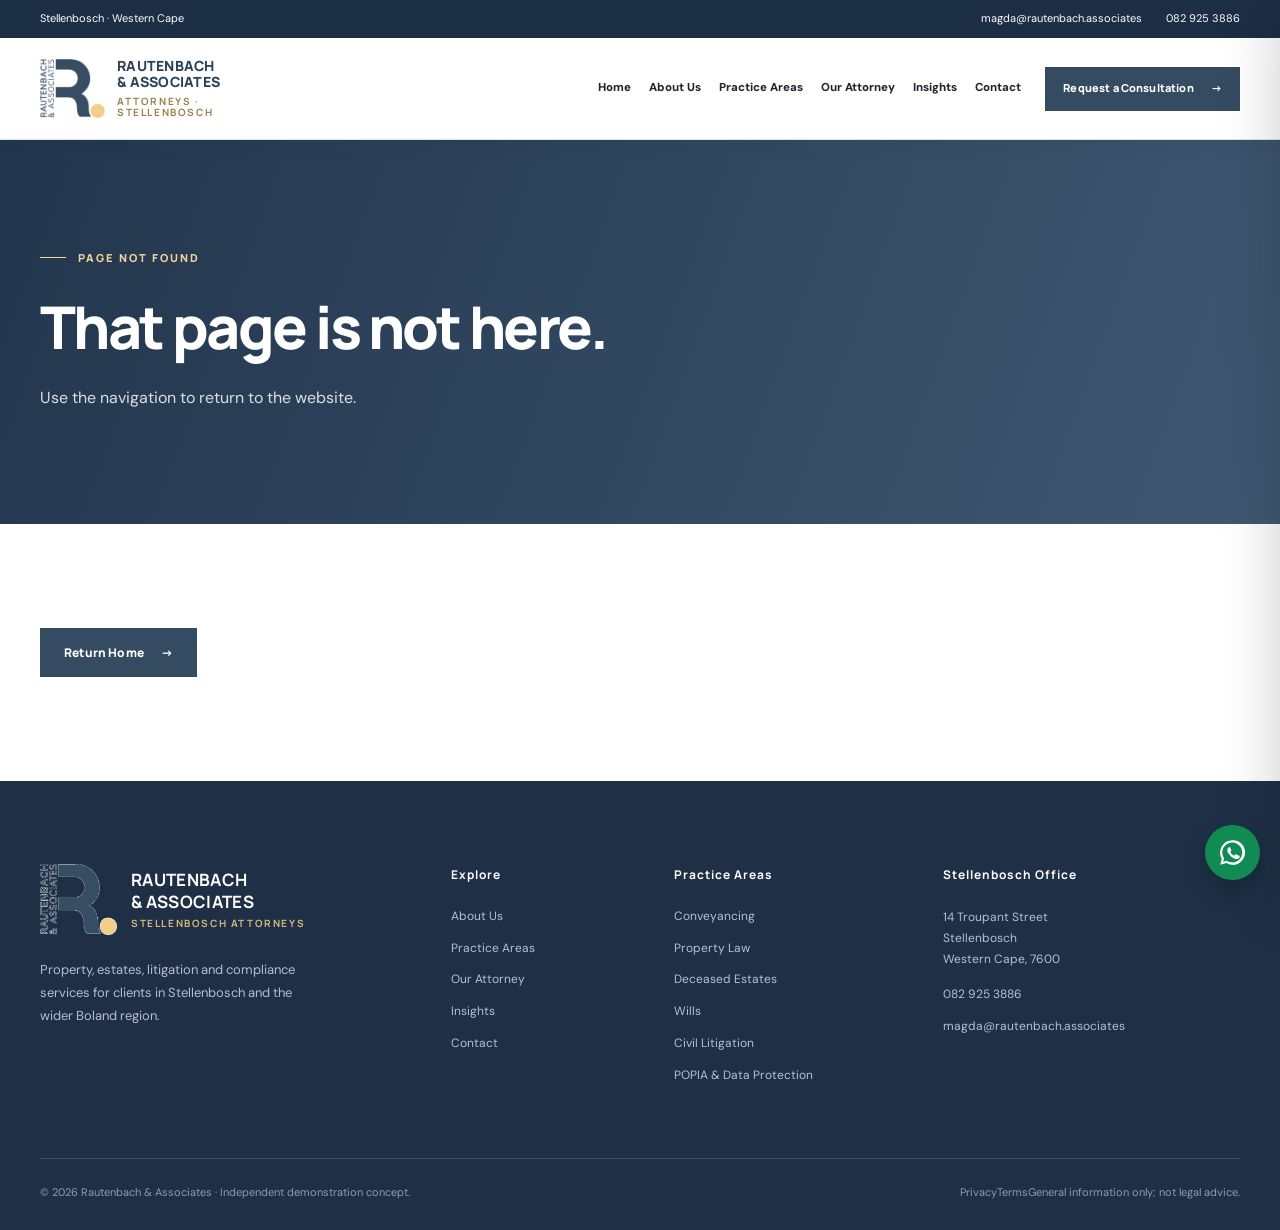
<file: 404/index.html>
<!doctype html><html lang="en-ZA"><head><meta charset="utf-8"><meta name="viewport" content="width=device-width,initial-scale=1"><meta name="theme-color" content="#354b61"><title>Page Not Found | Rautenbach &amp; Associates</title><meta name="description" content="Return to the Rautenbach &amp; Associates website."><meta name="robots" content="noindex,follow,max-image-preview:large"><link rel="canonical" href="https://rautenbach-associates.vercel.app/404/"><meta property="og:type" content="website"><meta property="og:title" content="Page Not Found | Rautenbach &amp; Associates"><meta property="og:description" content="Return to the Rautenbach &amp; Associates website."><meta property="og:url" content="https://rautenbach-associates.vercel.app/404/"><meta property="og:image" content="https://rautenbach-associates.vercel.app/assets/rautenbach-whatsapp-preview.jpg"><meta property="og:image:secure_url" content="https://rautenbach-associates.vercel.app/assets/rautenbach-whatsapp-preview.jpg"><meta property="og:image:type" content="image/jpeg"><meta property="og:image:width" content="1200"><meta property="og:image:height" content="630"><meta property="og:image:alt" content="Rautenbach & Associates firm logo alongside attorney Magda Rautenbach"><meta name="twitter:card" content="summary_large_image"><meta name="twitter:title" content="Page Not Found | Rautenbach &amp; Associates"><meta name="twitter:description" content="Return to the Rautenbach &amp; Associates website."><meta name="twitter:image" content="https://rautenbach-associates.vercel.app/assets/rautenbach-whatsapp-preview.jpg"><link rel="icon" href="/assets/favicon.png" type="image/png"><link rel="preconnect" href="https://fonts.googleapis.com"><link rel="preconnect" href="https://images.pexels.com"><link rel="stylesheet" href="/assets/site.css"><script defer src="/assets/site.js"></script><script type="application/ld+json">{"@context": "https://schema.org", "@type": "LegalService", "name": "Rautenbach & Associates", "url": "https://rautenbach-associates.vercel.app", "telephone": "+27829253886", "email": "magda@rautenbach.associates", "image": "https://rautenbach-associates.vercel.app/assets/rautenbach-whatsapp-preview.jpg", "logo": "https://rautenbach-associates.vercel.app/assets/logo-transparent.png", "address": {"@type": "PostalAddress", "streetAddress": "14 Troupant Street", "addressLocality": "Stellenbosch", "addressRegion": "Western Cape", "postalCode": "7600", "addressCountry": "ZA"}, "areaServed": "Stellenbosch and the wider Boland region"}</script></head><body><a class="skip-link" href="#main">Skip to content</a><div class="topbar"><div class="container topbar-inner"><span class="topbar-address">Stellenbosch · Western Cape</span><div class="topbar-links"><a href="mailto:magda@rautenbach.associates">magda@rautenbach.associates</a><a href="tel:+27829253886">082 925 3886</a></div></div></div><header class="nav-shell"><div class="container nav-inner"><a class="brand brand-lockup" href="/" aria-label="Rautenbach & Associates homepage"><img src="/assets/logo-transparent.png" alt="Rautenbach & Associates logo" width="65" height="65"><span>RAUTENBACH<br>&amp; ASSOCIATES<small>ATTORNEYS · STELLENBOSCH</small></span></a><nav aria-label="Main navigation" class="nav-links"><a class="nav-link "  href="/">Home</a><a class="nav-link "  href="/about/">About Us</a><a class="nav-link "  href="/practice-areas/">Practice Areas</a><a class="nav-link "  href="/our-attorney/">Our Attorney</a><a class="nav-link "  href="/insights/">Insights</a><a class="nav-link "  href="/contact/">Contact</a></nav><a href="/contact/" class="btn btn-gold nav-cta">Request a Consultation <span aria-hidden="true">→</span></a><button class="menu-open" data-mobile-open type="button" aria-controls="mobile-panel" aria-expanded="false" aria-label="Open navigation">☰</button></div></header><div class="mobile-backdrop" id="mobile-backdrop"></div><nav id="mobile-panel" class="mobile-panel" aria-label="Mobile navigation" aria-hidden="true" inert><div class="mobile-head"><a class="brand brand-lockup" href="/" aria-label="Rautenbach & Associates homepage"><img src="/assets/logo-transparent.png" alt="Rautenbach & Associates logo" width="65" height="65"><span>RAUTENBACH<br>&amp; ASSOCIATES<small>ATTORNEYS · STELLENBOSCH</small></span></a><button type="button" data-mobile-close aria-label="Close navigation">✕</button></div><div class="mobile-links"><a href="/" >Home</a><a href="/about/" >About Us</a><a href="/practice-areas/" >Practice Areas</a><a href="/our-attorney/" >Our Attorney</a><a href="/insights/" >Insights</a><a href="/contact/" >Contact</a><a class="btn btn-gold mobile-cta" href="/contact/">Request a Consultation →</a></div></nav><main id="main"><section class="page-hero"><div class="container"><span class="eyebrow eyebrow-light">PAGE NOT FOUND</span><h1>That page is not here.</h1><p>Use the navigation to return to the website.</p></div></section><section class="section"><div class="container"><a class="btn btn-gold" href="/">Return Home <span aria-hidden="true">→</span></a></div></section></main><footer class="site-footer"><div class="container"><div class="footer-grid"><div class="footer-about"><a href="/" class="footer-lockup"><img src="/assets/logo-transparent.png" alt="Rautenbach & Associates logo" width="77" height="77" loading="lazy"><strong>RAUTENBACH<br>&amp; ASSOCIATES<small>STELLENBOSCH ATTORNEYS</small></strong></a><p>Property, estates, litigation and compliance services for clients in Stellenbosch and the wider Boland region.</p></div><div><h3>Explore</h3><div class="footer-links"><a href="/about/">About Us</a><a href="/practice-areas/">Practice Areas</a><a href="/our-attorney/">Our Attorney</a><a href="/insights/">Insights</a><a href="/contact/">Contact</a></div></div><div><h3>Practice Areas</h3><div class="footer-links"><a href="/practice-areas/#conveyancing">Conveyancing</a><a href="/practice-areas/#property">Property Law</a><a href="/practice-areas/#estates">Deceased Estates</a><a href="/practice-areas/#wills">Wills</a><a href="/practice-areas/#litigation">Civil Litigation</a><a href="/practice-areas/#popia">POPIA &amp; Data Protection</a></div></div><div class="footer-location"><h3>Stellenbosch Office</h3><address>14 Troupant Street<br>Stellenbosch<br>Western Cape, 7600</address><div class="footer-links" style="margin-top:15px"><a href="tel:+27829253886">082 925 3886</a><a href="mailto:magda@rautenbach.associates">magda@rautenbach.associates</a></div></div></div><div class="footer-bottom"><span>© 2026 Rautenbach &amp; Associates · Independent demonstration concept.</span><span class="footer-legal"><a href="/privacy/">Privacy</a><a href="/terms/">Terms</a><span>General information only; not legal advice.</span></span></div></div></footer><a class="floating-whatsapp" href="https://wa.me/27829253886?text=Good%20day%2C%20I%20would%20like%20to%20enquire%20about%20legal%20services%20at%20Rautenbach%20%26%20Associates." target="_blank" rel="noopener noreferrer" aria-label="Contact Rautenbach &amp; Associates using the published mobile number on WhatsApp (registration unverified)"><svg viewBox="0 0 32 32" xmlns="http://www.w3.org/2000/svg" role="img" aria-label="WhatsApp"><path fill="currentColor" d="M16 2.4A13.6 13.6 0 0 0 4.2 22.8L2.5 29.5l6.9-1.8A13.6 13.6 0 1 0 16 2.4Zm0 24.6c-2.1 0-4.1-.5-5.9-1.6l-.4-.2-4.1 1.1 1.1-4-.3-.4A11 11 0 1 1 16 27Zm6-8.2c-.3-.2-1.8-.9-2.1-1-.3-.1-.5-.2-.7.2-.2.3-.8 1-1 1.2-.2.2-.3.2-.6.1-.3-.2-1.2-.4-2.3-1.4-.9-.8-1.5-1.8-1.7-2.1-.2-.3 0-.5.2-.7l.5-.6.4-.5c.1-.2.1-.4 0-.6-.1-.2-.7-1.8-1-2.5-.3-.7-.5-.6-.7-.6h-.6c-.2 0-.6.1-.9.4-.3.4-1.2 1.2-1.2 2.9 0 1.7 1.2 3.4 1.4 3.6.2.2 2.4 3.7 5.8 5.1.8.4 1.4.6 1.9.8.8.3 1.6.2 2.2.1.7-.1 1.8-.8 2.1-1.6.3-.8.3-1.5.2-1.6-.1-.2-.3-.3-.6-.4Z"/></svg><span class="whatsapp-tooltip">WhatsApp enquiry</span></a><button class="scroll-top" title="Back to top" type="button" aria-label="Back to top">↑</button></body></html>
</file>
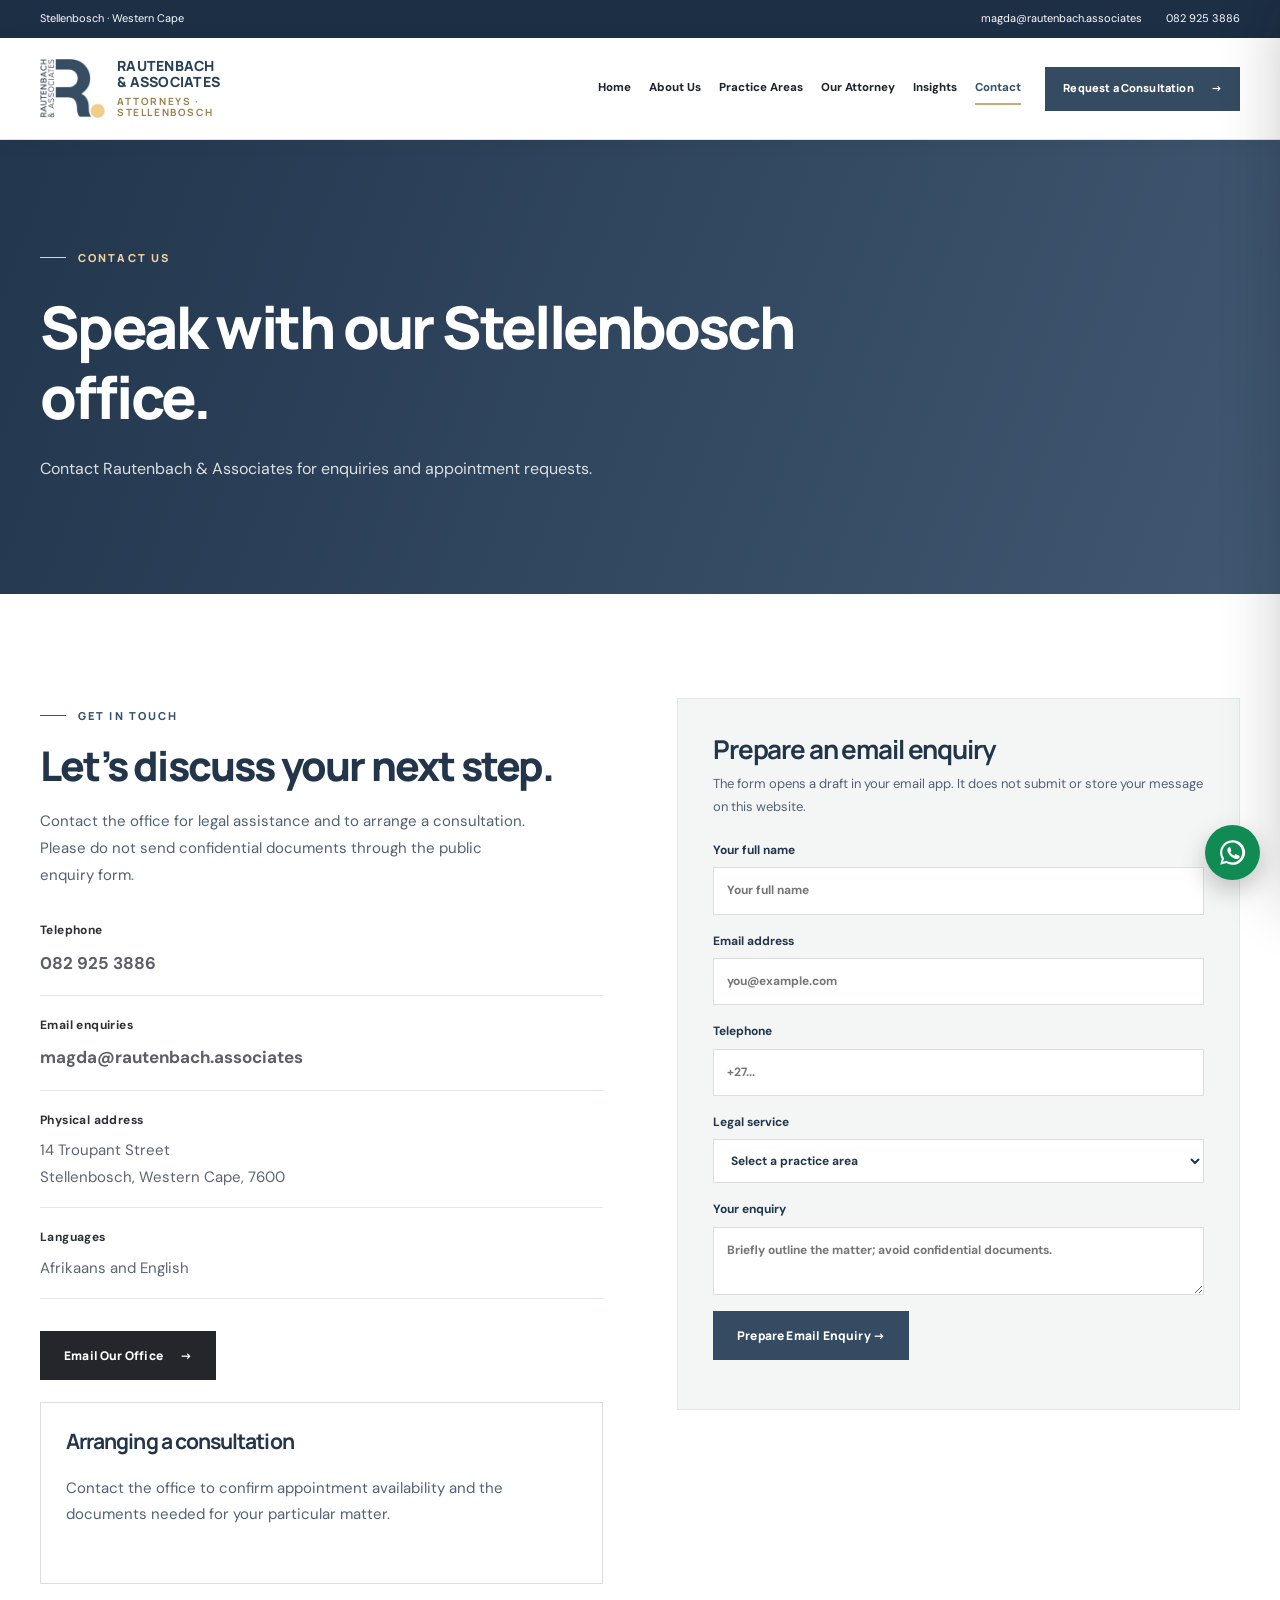
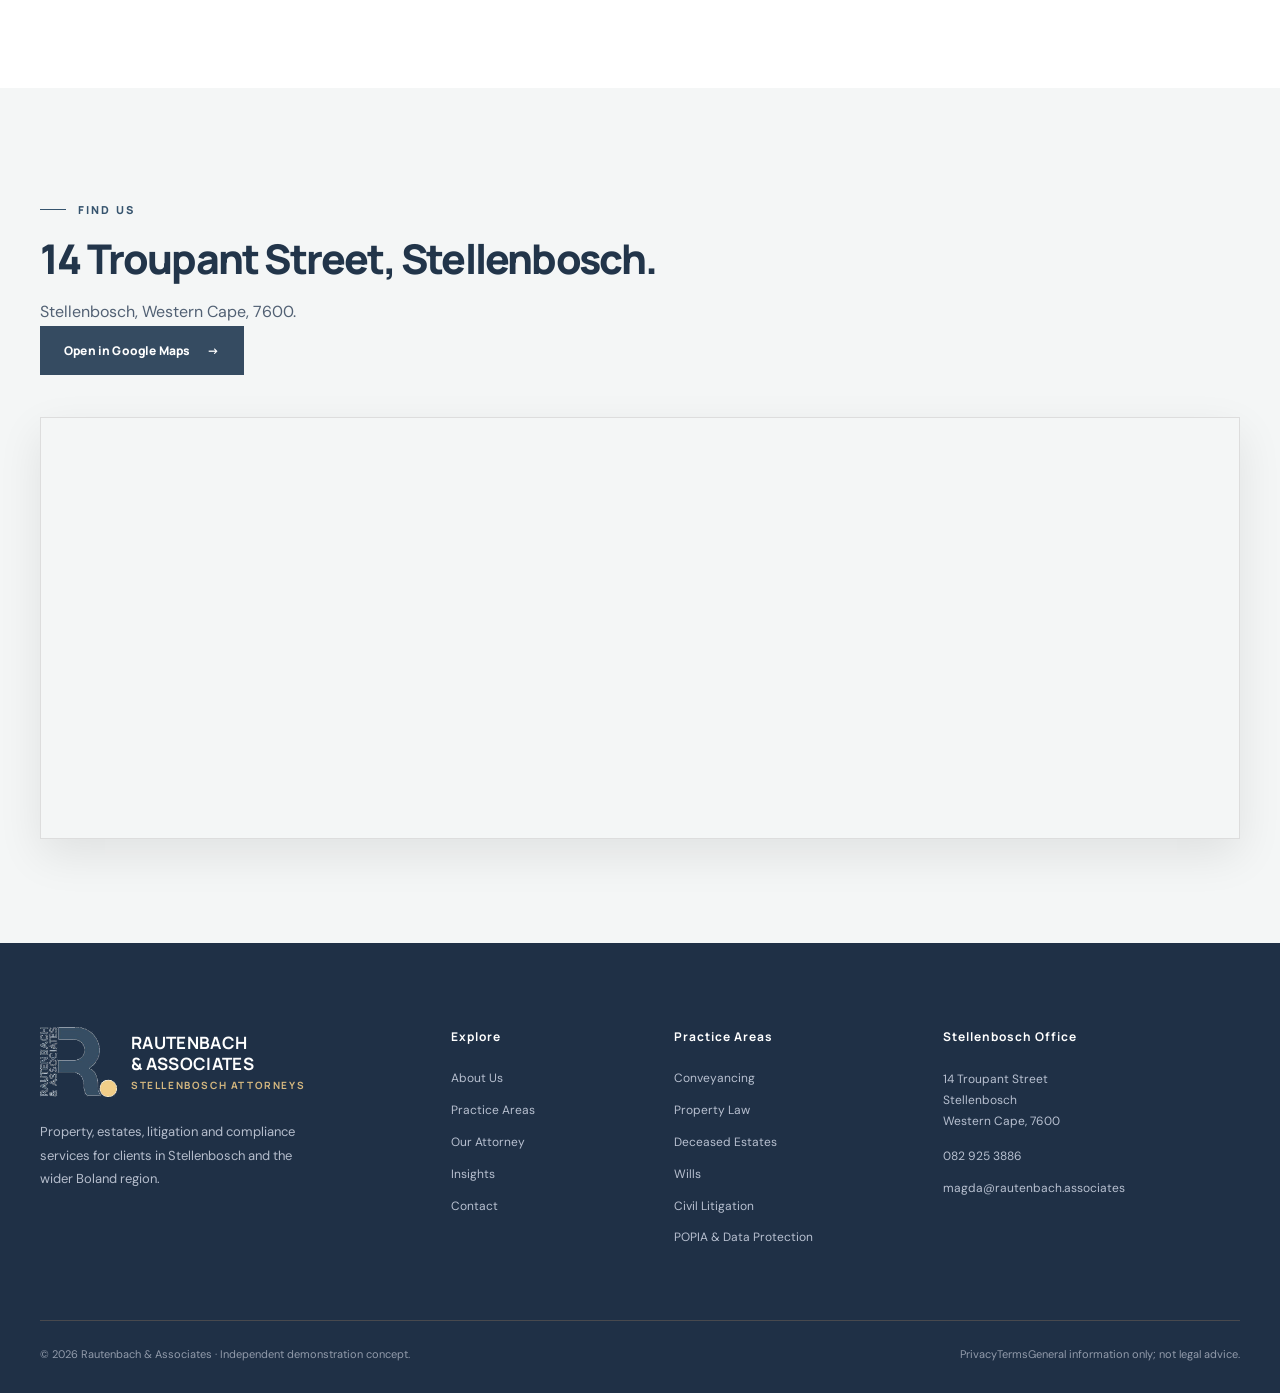
<file: contact/index.html>
<!doctype html><html lang="en-ZA"><head><meta charset="utf-8"><meta name="viewport" content="width=device-width,initial-scale=1"><meta name="theme-color" content="#354b61"><title>Contact Rautenbach &amp; Associates | Stellenbosch</title><meta name="description" content="Call 082 925 3886 or email magda@rautenbach.associates. Visit 14 Troupant Street, Stellenbosch."><meta name="robots" content="noindex,follow,max-image-preview:large"><link rel="canonical" href="https://rautenbach-associates.vercel.app/contact/"><meta property="og:type" content="website"><meta property="og:title" content="Contact Rautenbach &amp; Associates | Stellenbosch"><meta property="og:description" content="Call 082 925 3886 or email magda@rautenbach.associates. Visit 14 Troupant Street, Stellenbosch."><meta property="og:url" content="https://rautenbach-associates.vercel.app/contact/"><meta property="og:image" content="https://rautenbach-associates.vercel.app/assets/rautenbach-whatsapp-preview.jpg"><meta property="og:image:secure_url" content="https://rautenbach-associates.vercel.app/assets/rautenbach-whatsapp-preview.jpg"><meta property="og:image:type" content="image/jpeg"><meta property="og:image:width" content="1200"><meta property="og:image:height" content="630"><meta property="og:image:alt" content="Rautenbach & Associates firm logo alongside attorney Magda Rautenbach"><meta name="twitter:card" content="summary_large_image"><meta name="twitter:title" content="Contact Rautenbach &amp; Associates | Stellenbosch"><meta name="twitter:description" content="Call 082 925 3886 or email magda@rautenbach.associates. Visit 14 Troupant Street, Stellenbosch."><meta name="twitter:image" content="https://rautenbach-associates.vercel.app/assets/rautenbach-whatsapp-preview.jpg"><link rel="icon" href="/assets/favicon.png" type="image/png"><link rel="preconnect" href="https://fonts.googleapis.com"><link rel="preconnect" href="https://images.pexels.com"><link rel="stylesheet" href="/assets/site.css"><script defer src="/assets/site.js"></script><script type="application/ld+json">{"@context": "https://schema.org", "@type": "LegalService", "name": "Rautenbach & Associates", "url": "https://rautenbach-associates.vercel.app", "telephone": "+27829253886", "email": "magda@rautenbach.associates", "image": "https://rautenbach-associates.vercel.app/assets/rautenbach-whatsapp-preview.jpg", "logo": "https://rautenbach-associates.vercel.app/assets/logo-transparent.png", "address": {"@type": "PostalAddress", "streetAddress": "14 Troupant Street", "addressLocality": "Stellenbosch", "addressRegion": "Western Cape", "postalCode": "7600", "addressCountry": "ZA"}, "areaServed": "Stellenbosch and the wider Boland region"}</script></head><body><a class="skip-link" href="#main">Skip to content</a><div class="topbar"><div class="container topbar-inner"><span class="topbar-address">Stellenbosch · Western Cape</span><div class="topbar-links"><a href="mailto:magda@rautenbach.associates">magda@rautenbach.associates</a><a href="tel:+27829253886">082 925 3886</a></div></div></div><header class="nav-shell"><div class="container nav-inner"><a class="brand brand-lockup" href="/" aria-label="Rautenbach & Associates homepage"><img src="/assets/logo-transparent.png" alt="Rautenbach & Associates logo" width="65" height="65"><span>RAUTENBACH<br>&amp; ASSOCIATES<small>ATTORNEYS · STELLENBOSCH</small></span></a><nav aria-label="Main navigation" class="nav-links"><a class="nav-link "  href="/">Home</a><a class="nav-link "  href="/about/">About Us</a><a class="nav-link "  href="/practice-areas/">Practice Areas</a><a class="nav-link "  href="/our-attorney/">Our Attorney</a><a class="nav-link "  href="/insights/">Insights</a><a class="nav-link active" aria-current="page" href="/contact/">Contact</a></nav><a href="/contact/" class="btn btn-gold nav-cta">Request a Consultation <span aria-hidden="true">→</span></a><button class="menu-open" data-mobile-open type="button" aria-controls="mobile-panel" aria-expanded="false" aria-label="Open navigation">☰</button></div></header><div class="mobile-backdrop" id="mobile-backdrop"></div><nav id="mobile-panel" class="mobile-panel" aria-label="Mobile navigation" aria-hidden="true" inert><div class="mobile-head"><a class="brand brand-lockup" href="/" aria-label="Rautenbach & Associates homepage"><img src="/assets/logo-transparent.png" alt="Rautenbach & Associates logo" width="65" height="65"><span>RAUTENBACH<br>&amp; ASSOCIATES<small>ATTORNEYS · STELLENBOSCH</small></span></a><button type="button" data-mobile-close aria-label="Close navigation">✕</button></div><div class="mobile-links"><a href="/" >Home</a><a href="/about/" >About Us</a><a href="/practice-areas/" >Practice Areas</a><a href="/our-attorney/" >Our Attorney</a><a href="/insights/" >Insights</a><a href="/contact/" aria-current="page">Contact</a><a class="btn btn-gold mobile-cta" href="/contact/">Request a Consultation →</a></div></nav><main id="main"><section class="page-hero"><div class="container"><span class="eyebrow eyebrow-light">CONTACT US</span><h1>Speak with our Stellenbosch office.</h1><p>Contact Rautenbach & Associates for enquiries and appointment requests.</p></div></section><section class="section"><div class="container contact-layout"><div class="contact-copy"><span class="eyebrow">GET IN TOUCH</span><h2>Let’s discuss your next step.</h2><p>Contact the office for legal assistance and to arrange a consultation. Please do not send confidential documents through the public enquiry form.</p><div class="contact-details"><div><strong>Telephone</strong><a href="tel:+27829253886">082 925 3886</a></div><div><strong>Email enquiries</strong><a href="mailto:magda@rautenbach.associates">magda@rautenbach.associates</a></div><div><strong>Physical address</strong><span>14 Troupant Street<br>Stellenbosch, Western Cape, 7600</span></div><div><strong>Languages</strong><span>Afrikaans and English</span></div></div><a class="btn btn-navy" href="mailto:magda@rautenbach.associates">Email Our Office <span aria-hidden="true">→</span></a><div class="office-panel"><h3>Arranging a consultation</h3><p>Contact the office to confirm appointment availability and the documents needed for your particular matter.</p></div></div><div class="contact-form-shell"><h3>Prepare an email enquiry</h3><p>The form opens a draft in your email app. It does not submit or store your message on this website.</p><form id="enquiry-form"><label>Your full name<input name="name" autocomplete="name" maxlength="120" placeholder="Your full name" required></label><label>Email address<input type="email" name="email" autocomplete="email" required placeholder="you@example.com"></label><label>Telephone<input type="tel" name="phone" autocomplete="tel" placeholder="+27..."></label><label>Legal service<select name="area" id="area"><option value="">Select a practice area</option><option value="conveyancing">Conveyancing</option><option value="property">Property Law</option><option value="estates">Deceased Estates</option><option value="wills">Wills</option><option value="litigation">Civil Litigation</option><option value="popia">POPIA &amp; Data Protection</option><option value="contracts">Contracts</option><option value="fica">FICA Compliance</option></select></label><label>Your enquiry<textarea name="message" required minlength="10" maxlength="3000" placeholder="Briefly outline the matter; avoid confidential documents."></textarea></label><div aria-hidden="true" style="position:absolute;left:-9999px"><label>Leave blank<input name="company_website" autocomplete="off" tabindex="-1"></label></div><button class="btn btn-gold" type="submit">Prepare Email Enquiry →</button><p id="form-status" aria-live="polite" role="status"></p></form></div></div></section><section class="section cream"><div class="container"><div class="section-heading"><span class="eyebrow">FIND US</span><h2>14 Troupant Street, Stellenbosch.</h2><p>Stellenbosch, Western Cape, 7600.</p><a class="btn btn-gold" href="https://www.google.com/maps/search/?api=1&amp;query=14%20Troupant%20Street%2C%20Stellenbosch%2C%207600%2C%20South%20Africa">Open in Google Maps <span aria-hidden="true">→</span></a></div><div class="map-frame"><iframe src="https://www.google.com/maps?q=14%20Troupant%20Street%20Stellenbosch%20South%20Africa&amp;output=embed" title="Map to Rautenbach &amp; Associates in Stellenbosch" loading="lazy" referrerpolicy="no-referrer-when-downgrade" allowfullscreen></iframe></div></div></section></main><footer class="site-footer"><div class="container"><div class="footer-grid"><div class="footer-about"><a href="/" class="footer-lockup"><img src="/assets/logo-transparent.png" alt="Rautenbach & Associates logo" width="77" height="77" loading="lazy"><strong>RAUTENBACH<br>&amp; ASSOCIATES<small>STELLENBOSCH ATTORNEYS</small></strong></a><p>Property, estates, litigation and compliance services for clients in Stellenbosch and the wider Boland region.</p></div><div><h3>Explore</h3><div class="footer-links"><a href="/about/">About Us</a><a href="/practice-areas/">Practice Areas</a><a href="/our-attorney/">Our Attorney</a><a href="/insights/">Insights</a><a href="/contact/">Contact</a></div></div><div><h3>Practice Areas</h3><div class="footer-links"><a href="/practice-areas/#conveyancing">Conveyancing</a><a href="/practice-areas/#property">Property Law</a><a href="/practice-areas/#estates">Deceased Estates</a><a href="/practice-areas/#wills">Wills</a><a href="/practice-areas/#litigation">Civil Litigation</a><a href="/practice-areas/#popia">POPIA &amp; Data Protection</a></div></div><div class="footer-location"><h3>Stellenbosch Office</h3><address>14 Troupant Street<br>Stellenbosch<br>Western Cape, 7600</address><div class="footer-links" style="margin-top:15px"><a href="tel:+27829253886">082 925 3886</a><a href="mailto:magda@rautenbach.associates">magda@rautenbach.associates</a></div></div></div><div class="footer-bottom"><span>© 2026 Rautenbach &amp; Associates · Independent demonstration concept.</span><span class="footer-legal"><a href="/privacy/">Privacy</a><a href="/terms/">Terms</a><span>General information only; not legal advice.</span></span></div></div></footer><a class="floating-whatsapp" href="https://wa.me/27829253886?text=Good%20day%2C%20I%20would%20like%20to%20enquire%20about%20legal%20services%20at%20Rautenbach%20%26%20Associates." target="_blank" rel="noopener noreferrer" aria-label="Contact Rautenbach &amp; Associates using the published mobile number on WhatsApp (registration unverified)"><svg viewBox="0 0 32 32" xmlns="http://www.w3.org/2000/svg" role="img" aria-label="WhatsApp"><path fill="currentColor" d="M16 2.4A13.6 13.6 0 0 0 4.2 22.8L2.5 29.5l6.9-1.8A13.6 13.6 0 1 0 16 2.4Zm0 24.6c-2.1 0-4.1-.5-5.9-1.6l-.4-.2-4.1 1.1 1.1-4-.3-.4A11 11 0 1 1 16 27Zm6-8.2c-.3-.2-1.8-.9-2.1-1-.3-.1-.5-.2-.7.2-.2.3-.8 1-1 1.2-.2.2-.3.2-.6.1-.3-.2-1.2-.4-2.3-1.4-.9-.8-1.5-1.8-1.7-2.1-.2-.3 0-.5.2-.7l.5-.6.4-.5c.1-.2.1-.4 0-.6-.1-.2-.7-1.8-1-2.5-.3-.7-.5-.6-.7-.6h-.6c-.2 0-.6.1-.9.4-.3.4-1.2 1.2-1.2 2.9 0 1.7 1.2 3.4 1.4 3.6.2.2 2.4 3.7 5.8 5.1.8.4 1.4.6 1.9.8.8.3 1.6.2 2.2.1.7-.1 1.8-.8 2.1-1.6.3-.8.3-1.5.2-1.6-.1-.2-.3-.3-.6-.4Z"/></svg><span class="whatsapp-tooltip">WhatsApp enquiry</span></a><button class="scroll-top" title="Back to top" type="button" aria-label="Back to top">↑</button></body></html>
</file>
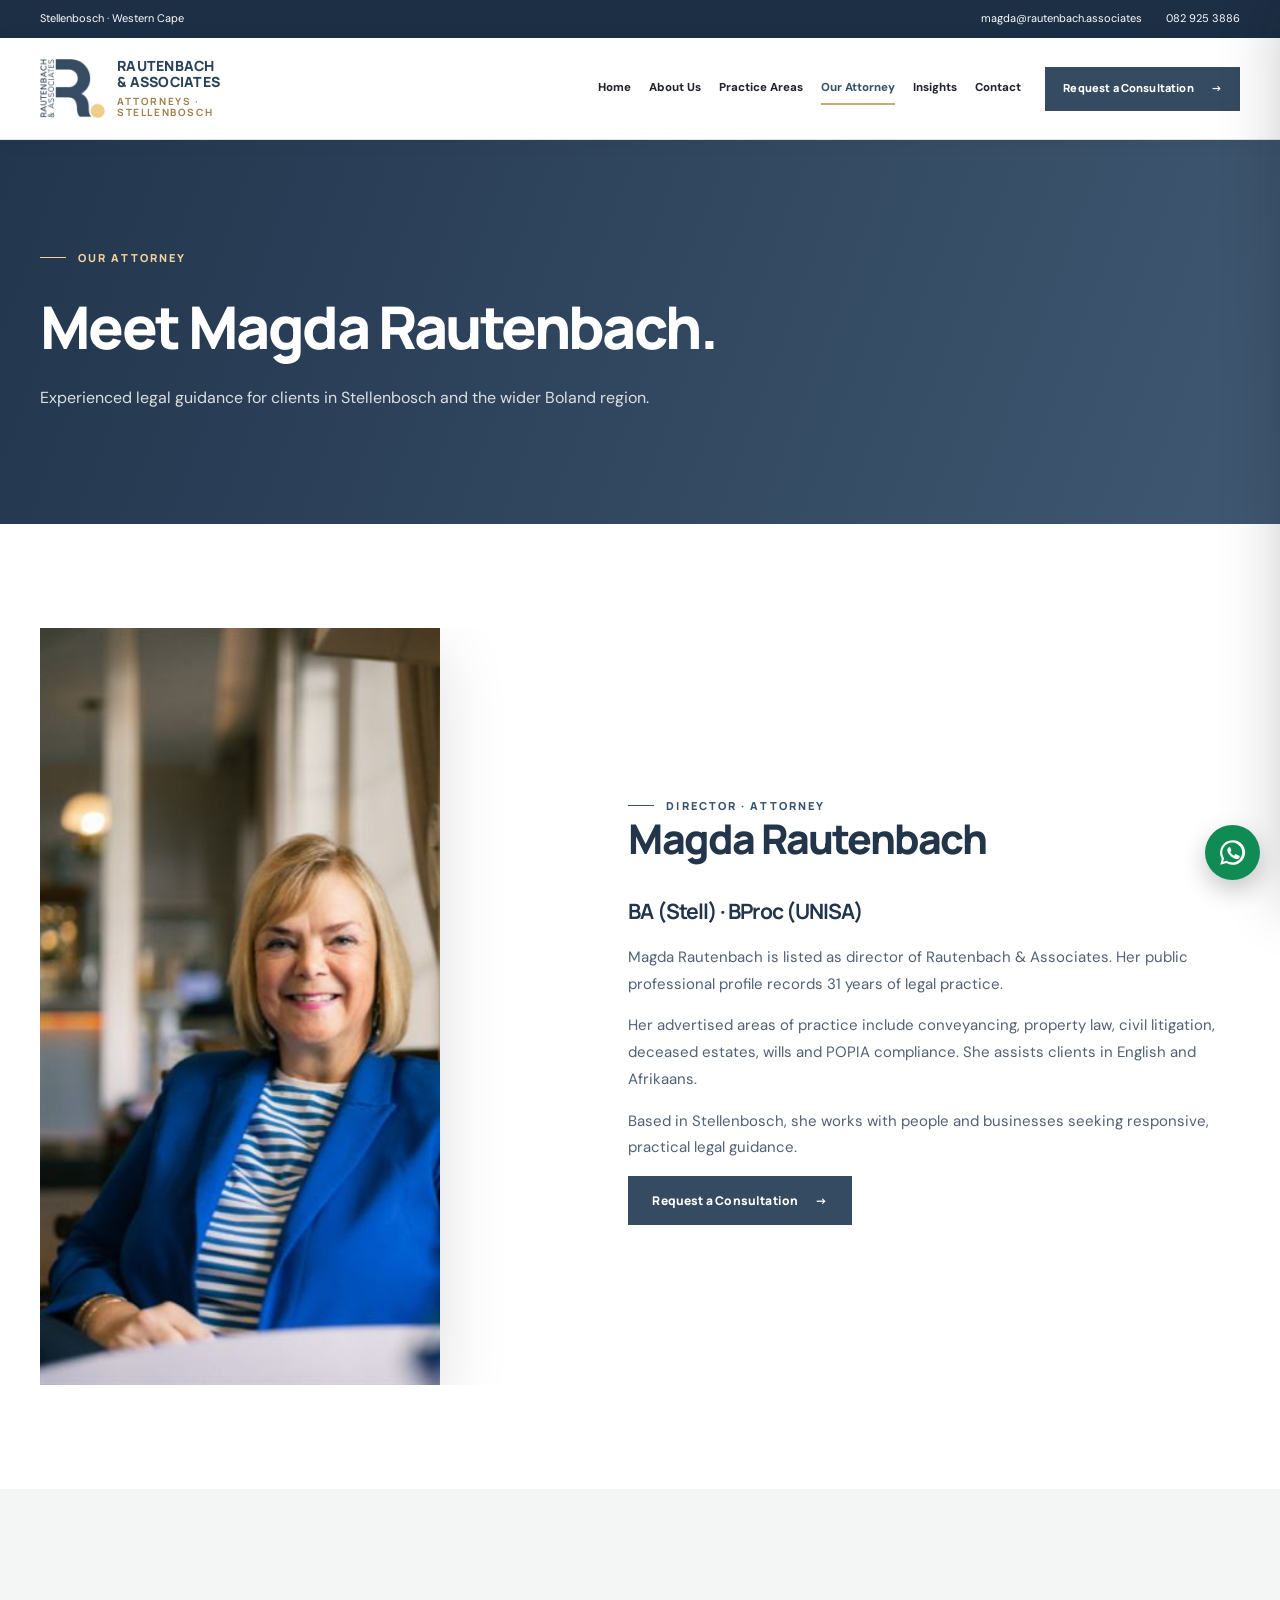
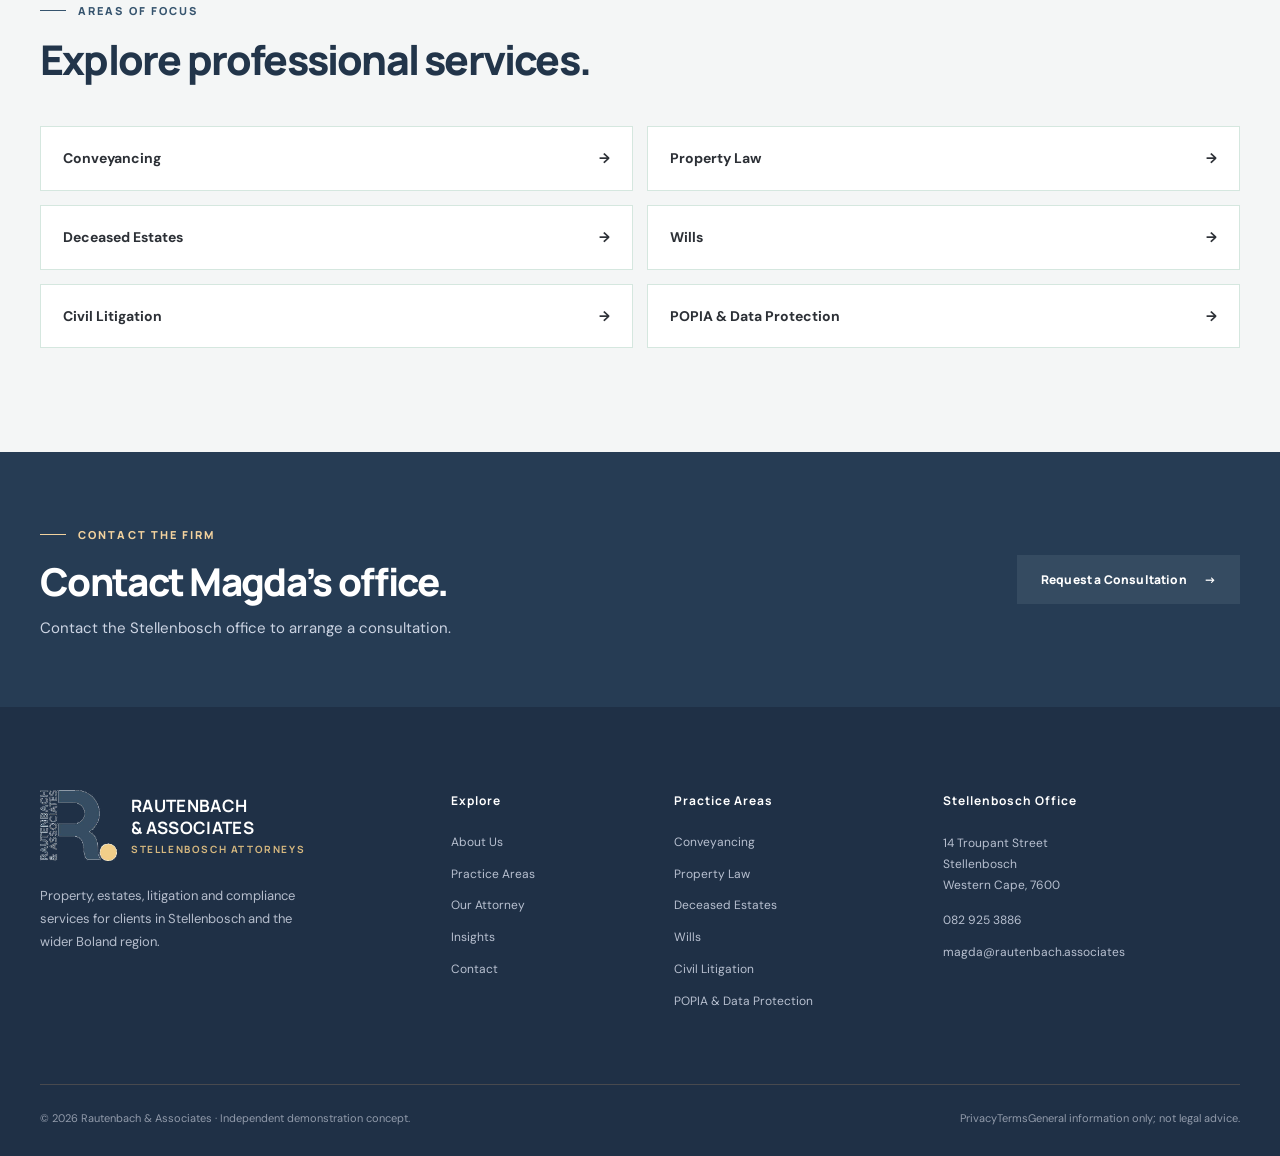
<file: our-attorney/index.html>
<!doctype html><html lang="en-ZA"><head><meta charset="utf-8"><meta name="viewport" content="width=device-width,initial-scale=1"><meta name="theme-color" content="#354b61"><title>Magda Rautenbach | Attorney in Stellenbosch</title><meta name="description" content="Meet Magda Rautenbach, director of Rautenbach &amp; Associates, with BA (Stell), BProc (UNISA) and decades of practice."><meta name="robots" content="noindex,follow,max-image-preview:large"><link rel="canonical" href="https://rautenbach-associates.vercel.app/our-attorney/"><meta property="og:type" content="website"><meta property="og:title" content="Magda Rautenbach | Attorney in Stellenbosch"><meta property="og:description" content="Meet Magda Rautenbach, director of Rautenbach &amp; Associates, with BA (Stell), BProc (UNISA) and decades of practice."><meta property="og:url" content="https://rautenbach-associates.vercel.app/our-attorney/"><meta property="og:image" content="https://rautenbach-associates.vercel.app/assets/rautenbach-whatsapp-preview.jpg"><meta property="og:image:secure_url" content="https://rautenbach-associates.vercel.app/assets/rautenbach-whatsapp-preview.jpg"><meta property="og:image:type" content="image/jpeg"><meta property="og:image:width" content="1200"><meta property="og:image:height" content="630"><meta property="og:image:alt" content="Rautenbach & Associates firm logo alongside attorney Magda Rautenbach"><meta name="twitter:card" content="summary_large_image"><meta name="twitter:title" content="Magda Rautenbach | Attorney in Stellenbosch"><meta name="twitter:description" content="Meet Magda Rautenbach, director of Rautenbach &amp; Associates, with BA (Stell), BProc (UNISA) and decades of practice."><meta name="twitter:image" content="https://rautenbach-associates.vercel.app/assets/rautenbach-whatsapp-preview.jpg"><link rel="icon" href="/assets/favicon.png" type="image/png"><link rel="preconnect" href="https://fonts.googleapis.com"><link rel="preconnect" href="https://images.pexels.com"><link rel="stylesheet" href="/assets/site.css"><script defer src="/assets/site.js"></script><script type="application/ld+json">{"@context": "https://schema.org", "@type": "LegalService", "name": "Rautenbach & Associates", "url": "https://rautenbach-associates.vercel.app", "telephone": "+27829253886", "email": "magda@rautenbach.associates", "image": "https://rautenbach-associates.vercel.app/assets/rautenbach-whatsapp-preview.jpg", "logo": "https://rautenbach-associates.vercel.app/assets/logo-transparent.png", "address": {"@type": "PostalAddress", "streetAddress": "14 Troupant Street", "addressLocality": "Stellenbosch", "addressRegion": "Western Cape", "postalCode": "7600", "addressCountry": "ZA"}, "areaServed": "Stellenbosch and the wider Boland region"}</script></head><body><a class="skip-link" href="#main">Skip to content</a><div class="topbar"><div class="container topbar-inner"><span class="topbar-address">Stellenbosch · Western Cape</span><div class="topbar-links"><a href="mailto:magda@rautenbach.associates">magda@rautenbach.associates</a><a href="tel:+27829253886">082 925 3886</a></div></div></div><header class="nav-shell"><div class="container nav-inner"><a class="brand brand-lockup" href="/" aria-label="Rautenbach & Associates homepage"><img src="/assets/logo-transparent.png" alt="Rautenbach & Associates logo" width="65" height="65"><span>RAUTENBACH<br>&amp; ASSOCIATES<small>ATTORNEYS · STELLENBOSCH</small></span></a><nav aria-label="Main navigation" class="nav-links"><a class="nav-link "  href="/">Home</a><a class="nav-link "  href="/about/">About Us</a><a class="nav-link "  href="/practice-areas/">Practice Areas</a><a class="nav-link active" aria-current="page" href="/our-attorney/">Our Attorney</a><a class="nav-link "  href="/insights/">Insights</a><a class="nav-link "  href="/contact/">Contact</a></nav><a href="/contact/" class="btn btn-gold nav-cta">Request a Consultation <span aria-hidden="true">→</span></a><button class="menu-open" data-mobile-open type="button" aria-controls="mobile-panel" aria-expanded="false" aria-label="Open navigation">☰</button></div></header><div class="mobile-backdrop" id="mobile-backdrop"></div><nav id="mobile-panel" class="mobile-panel" aria-label="Mobile navigation" aria-hidden="true" inert><div class="mobile-head"><a class="brand brand-lockup" href="/" aria-label="Rautenbach & Associates homepage"><img src="/assets/logo-transparent.png" alt="Rautenbach & Associates logo" width="65" height="65"><span>RAUTENBACH<br>&amp; ASSOCIATES<small>ATTORNEYS · STELLENBOSCH</small></span></a><button type="button" data-mobile-close aria-label="Close navigation">✕</button></div><div class="mobile-links"><a href="/" >Home</a><a href="/about/" >About Us</a><a href="/practice-areas/" >Practice Areas</a><a href="/our-attorney/" aria-current="page">Our Attorney</a><a href="/insights/" >Insights</a><a href="/contact/" >Contact</a><a class="btn btn-gold mobile-cta" href="/contact/">Request a Consultation →</a></div></nav><main id="main"><section class="page-hero"><div class="container"><span class="eyebrow eyebrow-light">OUR ATTORNEY</span><h1>Meet Magda Rautenbach.</h1><p>Experienced legal guidance for clients in Stellenbosch and the wider Boland region.</p></div></section><section class="section"><div class="container profile-layout"><div class="profile-photo"><img src="/assets/magda-rautenbach.jpg" alt="Magda Rautenbach — director at Rautenbach &amp; Associates" loading="eager" width="317" height="600"></div><div><span class="eyebrow">DIRECTOR · ATTORNEY</span><h2>Magda Rautenbach</h2><h3>BA (Stell) · BProc (UNISA)</h3><p>Magda Rautenbach is listed as director of Rautenbach &amp; Associates. Her public professional profile records 31 years of legal practice.</p><p>Her advertised areas of practice include conveyancing, property law, civil litigation, deceased estates, wills and POPIA compliance. She assists clients in English and Afrikaans.</p><p>Based in Stellenbosch, she works with people and businesses seeking responsive, practical legal guidance.</p><a class="btn btn-gold" href="/contact/">Request a Consultation <span aria-hidden="true">→</span></a></div></div></section><section class="section cream"><div class="container"><div class="section-heading"><span class="eyebrow">AREAS OF FOCUS</span><h2>Explore professional services.</h2></div><div class="service-pills"><a href="/practice-areas/#conveyancing">Conveyancing <span aria-hidden="true">→</span></a><a href="/practice-areas/#property">Property Law <span aria-hidden="true">→</span></a><a href="/practice-areas/#estates">Deceased Estates <span aria-hidden="true">→</span></a><a href="/practice-areas/#wills">Wills <span aria-hidden="true">→</span></a><a href="/practice-areas/#litigation">Civil Litigation <span aria-hidden="true">→</span></a><a href="/practice-areas/#popia">POPIA & Data Protection <span aria-hidden="true">→</span></a></div></div></section><section class="closing"><div class="container closing-inner"><div><span class="eyebrow eyebrow-light">CONTACT THE FIRM</span><h2>Contact Magda’s office.</h2><p>Contact the Stellenbosch office to arrange a consultation.</p></div><a class="btn btn-gold" href="/contact/">Request a Consultation <span aria-hidden="true">→</span></a></div></section></main><footer class="site-footer"><div class="container"><div class="footer-grid"><div class="footer-about"><a href="/" class="footer-lockup"><img src="/assets/logo-transparent.png" alt="Rautenbach & Associates logo" width="77" height="77" loading="lazy"><strong>RAUTENBACH<br>&amp; ASSOCIATES<small>STELLENBOSCH ATTORNEYS</small></strong></a><p>Property, estates, litigation and compliance services for clients in Stellenbosch and the wider Boland region.</p></div><div><h3>Explore</h3><div class="footer-links"><a href="/about/">About Us</a><a href="/practice-areas/">Practice Areas</a><a href="/our-attorney/">Our Attorney</a><a href="/insights/">Insights</a><a href="/contact/">Contact</a></div></div><div><h3>Practice Areas</h3><div class="footer-links"><a href="/practice-areas/#conveyancing">Conveyancing</a><a href="/practice-areas/#property">Property Law</a><a href="/practice-areas/#estates">Deceased Estates</a><a href="/practice-areas/#wills">Wills</a><a href="/practice-areas/#litigation">Civil Litigation</a><a href="/practice-areas/#popia">POPIA &amp; Data Protection</a></div></div><div class="footer-location"><h3>Stellenbosch Office</h3><address>14 Troupant Street<br>Stellenbosch<br>Western Cape, 7600</address><div class="footer-links" style="margin-top:15px"><a href="tel:+27829253886">082 925 3886</a><a href="mailto:magda@rautenbach.associates">magda@rautenbach.associates</a></div></div></div><div class="footer-bottom"><span>© 2026 Rautenbach &amp; Associates · Independent demonstration concept.</span><span class="footer-legal"><a href="/privacy/">Privacy</a><a href="/terms/">Terms</a><span>General information only; not legal advice.</span></span></div></div></footer><a class="floating-whatsapp" href="https://wa.me/27829253886?text=Good%20day%2C%20I%20would%20like%20to%20enquire%20about%20legal%20services%20at%20Rautenbach%20%26%20Associates." target="_blank" rel="noopener noreferrer" aria-label="Contact Rautenbach &amp; Associates using the published mobile number on WhatsApp (registration unverified)"><svg viewBox="0 0 32 32" xmlns="http://www.w3.org/2000/svg" role="img" aria-label="WhatsApp"><path fill="currentColor" d="M16 2.4A13.6 13.6 0 0 0 4.2 22.8L2.5 29.5l6.9-1.8A13.6 13.6 0 1 0 16 2.4Zm0 24.6c-2.1 0-4.1-.5-5.9-1.6l-.4-.2-4.1 1.1 1.1-4-.3-.4A11 11 0 1 1 16 27Zm6-8.2c-.3-.2-1.8-.9-2.1-1-.3-.1-.5-.2-.7.2-.2.3-.8 1-1 1.2-.2.2-.3.2-.6.1-.3-.2-1.2-.4-2.3-1.4-.9-.8-1.5-1.8-1.7-2.1-.2-.3 0-.5.2-.7l.5-.6.4-.5c.1-.2.1-.4 0-.6-.1-.2-.7-1.8-1-2.5-.3-.7-.5-.6-.7-.6h-.6c-.2 0-.6.1-.9.4-.3.4-1.2 1.2-1.2 2.9 0 1.7 1.2 3.4 1.4 3.6.2.2 2.4 3.7 5.8 5.1.8.4 1.4.6 1.9.8.8.3 1.6.2 2.2.1.7-.1 1.8-.8 2.1-1.6.3-.8.3-1.5.2-1.6-.1-.2-.3-.3-.6-.4Z"/></svg><span class="whatsapp-tooltip">WhatsApp enquiry</span></a><button class="scroll-top" title="Back to top" type="button" aria-label="Back to top">↑</button></body></html>
</file>
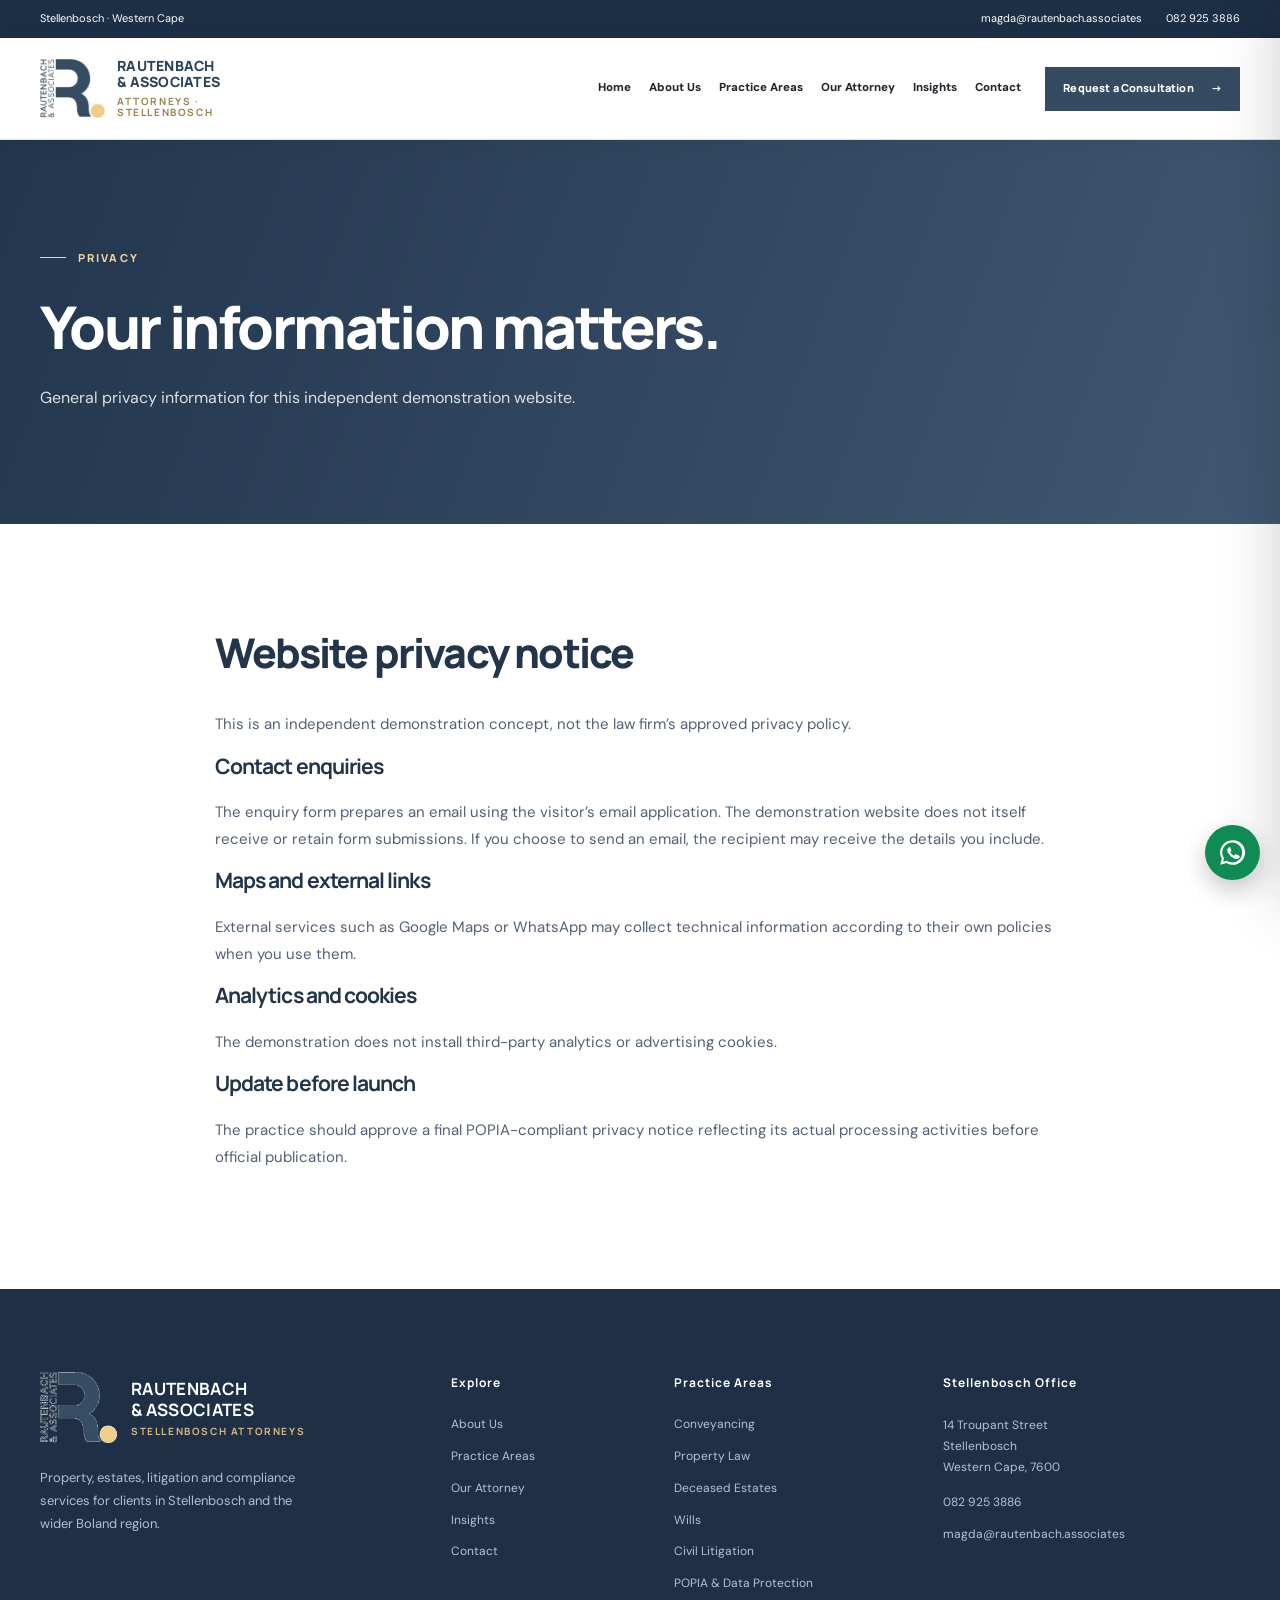
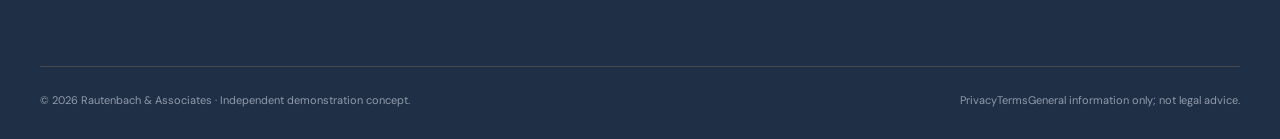
<file: privacy/index.html>
<!doctype html><html lang="en-ZA"><head><meta charset="utf-8"><meta name="viewport" content="width=device-width,initial-scale=1"><meta name="theme-color" content="#354b61"><title>Privacy Notice | Rautenbach &amp; Associates</title><meta name="description" content="Information about privacy and how this independent demonstration handles contact enquiries."><meta name="robots" content="noindex,follow,max-image-preview:large"><link rel="canonical" href="https://rautenbach-associates.vercel.app/privacy/"><meta property="og:type" content="website"><meta property="og:title" content="Privacy Notice | Rautenbach &amp; Associates"><meta property="og:description" content="Information about privacy and how this independent demonstration handles contact enquiries."><meta property="og:url" content="https://rautenbach-associates.vercel.app/privacy/"><meta property="og:image" content="https://rautenbach-associates.vercel.app/assets/rautenbach-whatsapp-preview.jpg"><meta property="og:image:secure_url" content="https://rautenbach-associates.vercel.app/assets/rautenbach-whatsapp-preview.jpg"><meta property="og:image:type" content="image/jpeg"><meta property="og:image:width" content="1200"><meta property="og:image:height" content="630"><meta property="og:image:alt" content="Rautenbach & Associates firm logo alongside attorney Magda Rautenbach"><meta name="twitter:card" content="summary_large_image"><meta name="twitter:title" content="Privacy Notice | Rautenbach &amp; Associates"><meta name="twitter:description" content="Information about privacy and how this independent demonstration handles contact enquiries."><meta name="twitter:image" content="https://rautenbach-associates.vercel.app/assets/rautenbach-whatsapp-preview.jpg"><link rel="icon" href="/assets/favicon.png" type="image/png"><link rel="preconnect" href="https://fonts.googleapis.com"><link rel="preconnect" href="https://images.pexels.com"><link rel="stylesheet" href="/assets/site.css"><script defer src="/assets/site.js"></script><script type="application/ld+json">{"@context": "https://schema.org", "@type": "LegalService", "name": "Rautenbach & Associates", "url": "https://rautenbach-associates.vercel.app", "telephone": "+27829253886", "email": "magda@rautenbach.associates", "image": "https://rautenbach-associates.vercel.app/assets/rautenbach-whatsapp-preview.jpg", "logo": "https://rautenbach-associates.vercel.app/assets/logo-transparent.png", "address": {"@type": "PostalAddress", "streetAddress": "14 Troupant Street", "addressLocality": "Stellenbosch", "addressRegion": "Western Cape", "postalCode": "7600", "addressCountry": "ZA"}, "areaServed": "Stellenbosch and the wider Boland region"}</script></head><body><a class="skip-link" href="#main">Skip to content</a><div class="topbar"><div class="container topbar-inner"><span class="topbar-address">Stellenbosch · Western Cape</span><div class="topbar-links"><a href="mailto:magda@rautenbach.associates">magda@rautenbach.associates</a><a href="tel:+27829253886">082 925 3886</a></div></div></div><header class="nav-shell"><div class="container nav-inner"><a class="brand brand-lockup" href="/" aria-label="Rautenbach & Associates homepage"><img src="/assets/logo-transparent.png" alt="Rautenbach & Associates logo" width="65" height="65"><span>RAUTENBACH<br>&amp; ASSOCIATES<small>ATTORNEYS · STELLENBOSCH</small></span></a><nav aria-label="Main navigation" class="nav-links"><a class="nav-link "  href="/">Home</a><a class="nav-link "  href="/about/">About Us</a><a class="nav-link "  href="/practice-areas/">Practice Areas</a><a class="nav-link "  href="/our-attorney/">Our Attorney</a><a class="nav-link "  href="/insights/">Insights</a><a class="nav-link "  href="/contact/">Contact</a></nav><a href="/contact/" class="btn btn-gold nav-cta">Request a Consultation <span aria-hidden="true">→</span></a><button class="menu-open" data-mobile-open type="button" aria-controls="mobile-panel" aria-expanded="false" aria-label="Open navigation">☰</button></div></header><div class="mobile-backdrop" id="mobile-backdrop"></div><nav id="mobile-panel" class="mobile-panel" aria-label="Mobile navigation" aria-hidden="true" inert><div class="mobile-head"><a class="brand brand-lockup" href="/" aria-label="Rautenbach & Associates homepage"><img src="/assets/logo-transparent.png" alt="Rautenbach & Associates logo" width="65" height="65"><span>RAUTENBACH<br>&amp; ASSOCIATES<small>ATTORNEYS · STELLENBOSCH</small></span></a><button type="button" data-mobile-close aria-label="Close navigation">✕</button></div><div class="mobile-links"><a href="/" >Home</a><a href="/about/" >About Us</a><a href="/practice-areas/" >Practice Areas</a><a href="/our-attorney/" >Our Attorney</a><a href="/insights/" >Insights</a><a href="/contact/" >Contact</a><a class="btn btn-gold mobile-cta" href="/contact/">Request a Consultation →</a></div></nav><main id="main"><section class="page-hero"><div class="container"><span class="eyebrow eyebrow-light">PRIVACY</span><h1>Your information matters.</h1><p>General privacy information for this independent demonstration website.</p></div></section><section class="section"><div class="container" style="max-width:850px"><h2>Website privacy notice</h2><p>This is an independent demonstration concept, not the law firm’s approved privacy policy.</p><h3>Contact enquiries</h3><p>The enquiry form prepares an email using the visitor’s email application. The demonstration website does not itself receive or retain form submissions. If you choose to send an email, the recipient may receive the details you include.</p><h3>Maps and external links</h3><p>External services such as Google Maps or WhatsApp may collect technical information according to their own policies when you use them.</p><h3>Analytics and cookies</h3><p>The demonstration does not install third-party analytics or advertising cookies.</p><h3>Update before launch</h3><p>The practice should approve a final POPIA-compliant privacy notice reflecting its actual processing activities before official publication.</p></div></section></main><footer class="site-footer"><div class="container"><div class="footer-grid"><div class="footer-about"><a href="/" class="footer-lockup"><img src="/assets/logo-transparent.png" alt="Rautenbach & Associates logo" width="77" height="77" loading="lazy"><strong>RAUTENBACH<br>&amp; ASSOCIATES<small>STELLENBOSCH ATTORNEYS</small></strong></a><p>Property, estates, litigation and compliance services for clients in Stellenbosch and the wider Boland region.</p></div><div><h3>Explore</h3><div class="footer-links"><a href="/about/">About Us</a><a href="/practice-areas/">Practice Areas</a><a href="/our-attorney/">Our Attorney</a><a href="/insights/">Insights</a><a href="/contact/">Contact</a></div></div><div><h3>Practice Areas</h3><div class="footer-links"><a href="/practice-areas/#conveyancing">Conveyancing</a><a href="/practice-areas/#property">Property Law</a><a href="/practice-areas/#estates">Deceased Estates</a><a href="/practice-areas/#wills">Wills</a><a href="/practice-areas/#litigation">Civil Litigation</a><a href="/practice-areas/#popia">POPIA &amp; Data Protection</a></div></div><div class="footer-location"><h3>Stellenbosch Office</h3><address>14 Troupant Street<br>Stellenbosch<br>Western Cape, 7600</address><div class="footer-links" style="margin-top:15px"><a href="tel:+27829253886">082 925 3886</a><a href="mailto:magda@rautenbach.associates">magda@rautenbach.associates</a></div></div></div><div class="footer-bottom"><span>© 2026 Rautenbach &amp; Associates · Independent demonstration concept.</span><span class="footer-legal"><a href="/privacy/">Privacy</a><a href="/terms/">Terms</a><span>General information only; not legal advice.</span></span></div></div></footer><a class="floating-whatsapp" href="https://wa.me/27829253886?text=Good%20day%2C%20I%20would%20like%20to%20enquire%20about%20legal%20services%20at%20Rautenbach%20%26%20Associates." target="_blank" rel="noopener noreferrer" aria-label="Contact Rautenbach &amp; Associates using the published mobile number on WhatsApp (registration unverified)"><svg viewBox="0 0 32 32" xmlns="http://www.w3.org/2000/svg" role="img" aria-label="WhatsApp"><path fill="currentColor" d="M16 2.4A13.6 13.6 0 0 0 4.2 22.8L2.5 29.5l6.9-1.8A13.6 13.6 0 1 0 16 2.4Zm0 24.6c-2.1 0-4.1-.5-5.9-1.6l-.4-.2-4.1 1.1 1.1-4-.3-.4A11 11 0 1 1 16 27Zm6-8.2c-.3-.2-1.8-.9-2.1-1-.3-.1-.5-.2-.7.2-.2.3-.8 1-1 1.2-.2.2-.3.2-.6.1-.3-.2-1.2-.4-2.3-1.4-.9-.8-1.5-1.8-1.7-2.1-.2-.3 0-.5.2-.7l.5-.6.4-.5c.1-.2.1-.4 0-.6-.1-.2-.7-1.8-1-2.5-.3-.7-.5-.6-.7-.6h-.6c-.2 0-.6.1-.9.4-.3.4-1.2 1.2-1.2 2.9 0 1.7 1.2 3.4 1.4 3.6.2.2 2.4 3.7 5.8 5.1.8.4 1.4.6 1.9.8.8.3 1.6.2 2.2.1.7-.1 1.8-.8 2.1-1.6.3-.8.3-1.5.2-1.6-.1-.2-.3-.3-.6-.4Z"/></svg><span class="whatsapp-tooltip">WhatsApp enquiry</span></a><button class="scroll-top" title="Back to top" type="button" aria-label="Back to top">↑</button></body></html>
</file>
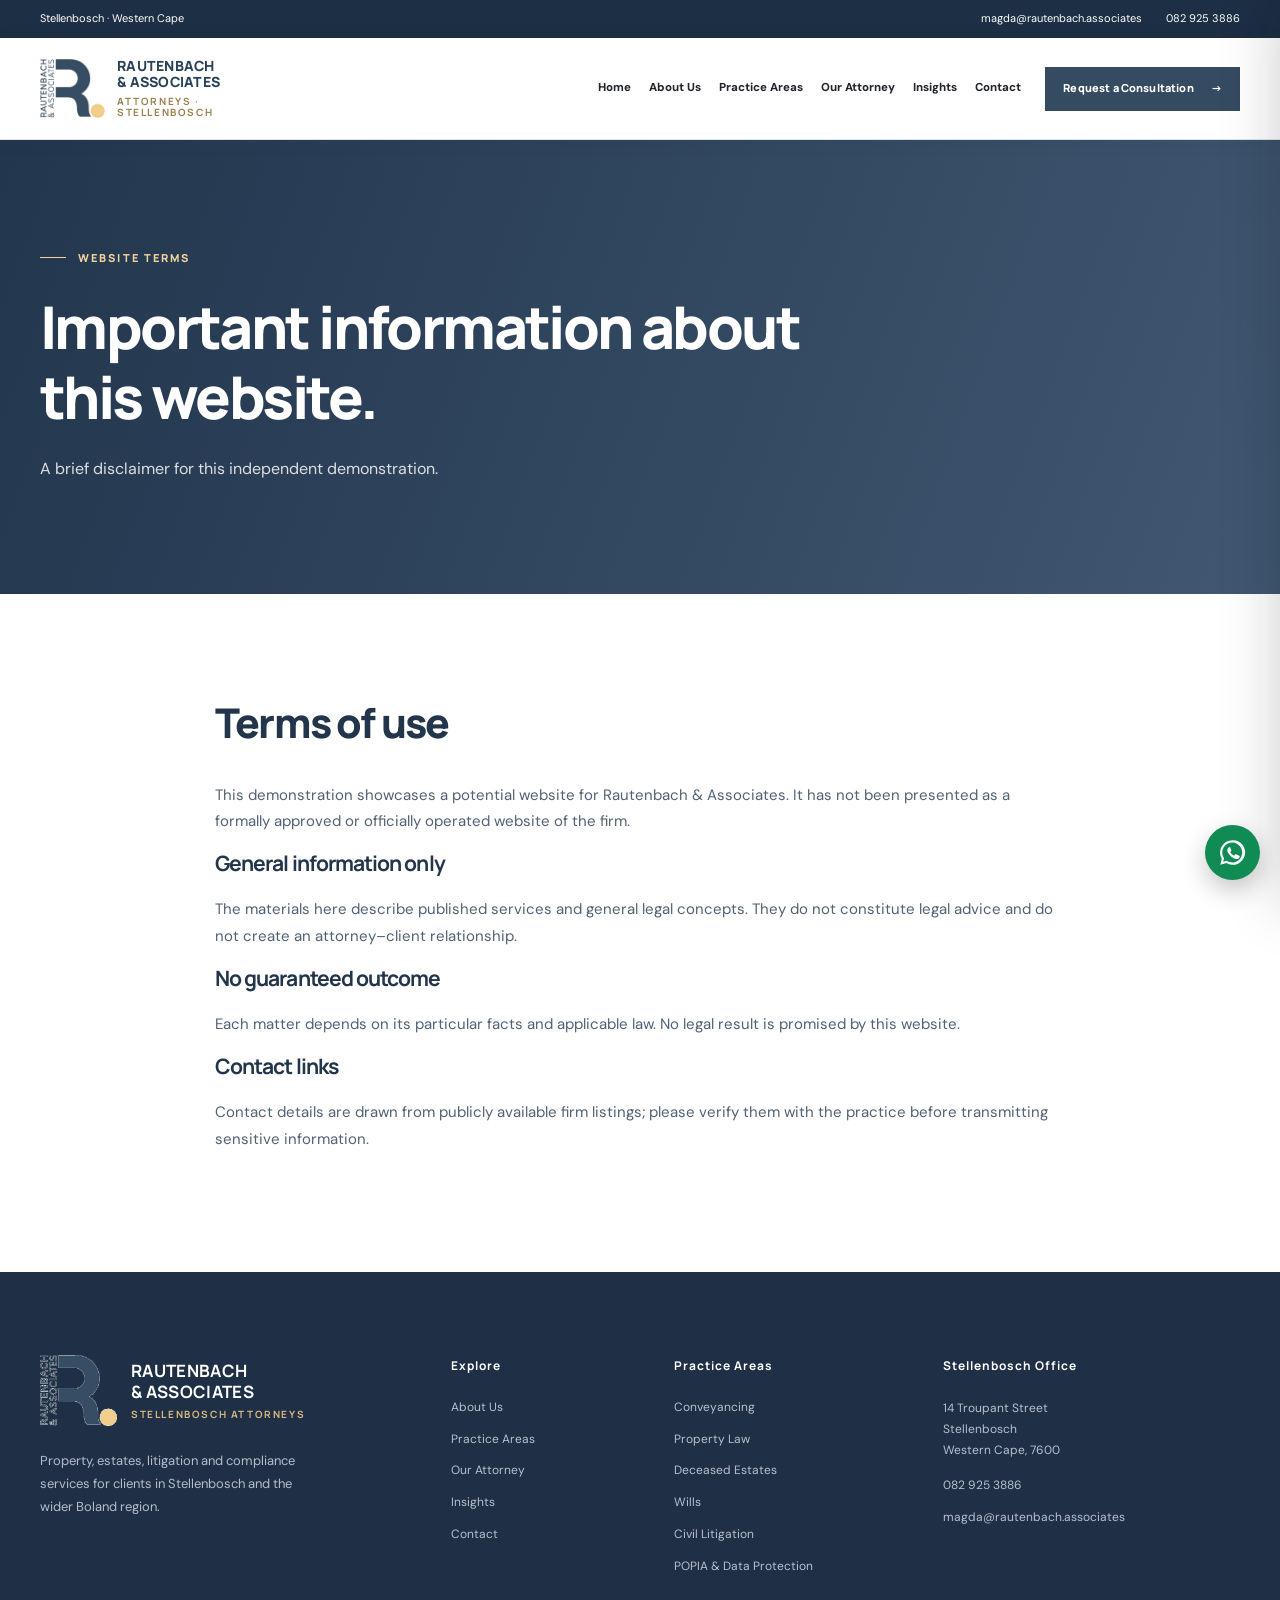
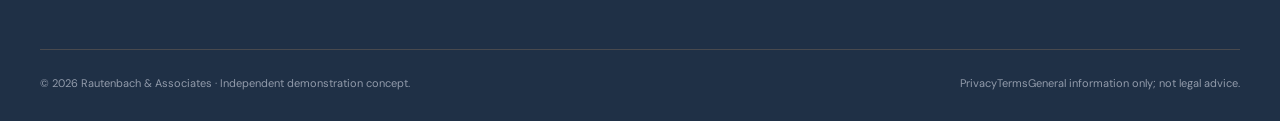
<file: terms/index.html>
<!doctype html><html lang="en-ZA"><head><meta charset="utf-8"><meta name="viewport" content="width=device-width,initial-scale=1"><meta name="theme-color" content="#354b61"><title>Terms of Use | Rautenbach &amp; Associates</title><meta name="description" content="Terms and disclaimers for the independent Rautenbach &amp; Associates website demonstration."><meta name="robots" content="noindex,follow,max-image-preview:large"><link rel="canonical" href="https://rautenbach-associates.vercel.app/terms/"><meta property="og:type" content="website"><meta property="og:title" content="Terms of Use | Rautenbach &amp; Associates"><meta property="og:description" content="Terms and disclaimers for the independent Rautenbach &amp; Associates website demonstration."><meta property="og:url" content="https://rautenbach-associates.vercel.app/terms/"><meta property="og:image" content="https://rautenbach-associates.vercel.app/assets/rautenbach-whatsapp-preview.jpg"><meta property="og:image:secure_url" content="https://rautenbach-associates.vercel.app/assets/rautenbach-whatsapp-preview.jpg"><meta property="og:image:type" content="image/jpeg"><meta property="og:image:width" content="1200"><meta property="og:image:height" content="630"><meta property="og:image:alt" content="Rautenbach & Associates firm logo alongside attorney Magda Rautenbach"><meta name="twitter:card" content="summary_large_image"><meta name="twitter:title" content="Terms of Use | Rautenbach &amp; Associates"><meta name="twitter:description" content="Terms and disclaimers for the independent Rautenbach &amp; Associates website demonstration."><meta name="twitter:image" content="https://rautenbach-associates.vercel.app/assets/rautenbach-whatsapp-preview.jpg"><link rel="icon" href="/assets/favicon.png" type="image/png"><link rel="preconnect" href="https://fonts.googleapis.com"><link rel="preconnect" href="https://images.pexels.com"><link rel="stylesheet" href="/assets/site.css"><script defer src="/assets/site.js"></script><script type="application/ld+json">{"@context": "https://schema.org", "@type": "LegalService", "name": "Rautenbach & Associates", "url": "https://rautenbach-associates.vercel.app", "telephone": "+27829253886", "email": "magda@rautenbach.associates", "image": "https://rautenbach-associates.vercel.app/assets/rautenbach-whatsapp-preview.jpg", "logo": "https://rautenbach-associates.vercel.app/assets/logo-transparent.png", "address": {"@type": "PostalAddress", "streetAddress": "14 Troupant Street", "addressLocality": "Stellenbosch", "addressRegion": "Western Cape", "postalCode": "7600", "addressCountry": "ZA"}, "areaServed": "Stellenbosch and the wider Boland region"}</script></head><body><a class="skip-link" href="#main">Skip to content</a><div class="topbar"><div class="container topbar-inner"><span class="topbar-address">Stellenbosch · Western Cape</span><div class="topbar-links"><a href="mailto:magda@rautenbach.associates">magda@rautenbach.associates</a><a href="tel:+27829253886">082 925 3886</a></div></div></div><header class="nav-shell"><div class="container nav-inner"><a class="brand brand-lockup" href="/" aria-label="Rautenbach & Associates homepage"><img src="/assets/logo-transparent.png" alt="Rautenbach & Associates logo" width="65" height="65"><span>RAUTENBACH<br>&amp; ASSOCIATES<small>ATTORNEYS · STELLENBOSCH</small></span></a><nav aria-label="Main navigation" class="nav-links"><a class="nav-link "  href="/">Home</a><a class="nav-link "  href="/about/">About Us</a><a class="nav-link "  href="/practice-areas/">Practice Areas</a><a class="nav-link "  href="/our-attorney/">Our Attorney</a><a class="nav-link "  href="/insights/">Insights</a><a class="nav-link "  href="/contact/">Contact</a></nav><a href="/contact/" class="btn btn-gold nav-cta">Request a Consultation <span aria-hidden="true">→</span></a><button class="menu-open" data-mobile-open type="button" aria-controls="mobile-panel" aria-expanded="false" aria-label="Open navigation">☰</button></div></header><div class="mobile-backdrop" id="mobile-backdrop"></div><nav id="mobile-panel" class="mobile-panel" aria-label="Mobile navigation" aria-hidden="true" inert><div class="mobile-head"><a class="brand brand-lockup" href="/" aria-label="Rautenbach & Associates homepage"><img src="/assets/logo-transparent.png" alt="Rautenbach & Associates logo" width="65" height="65"><span>RAUTENBACH<br>&amp; ASSOCIATES<small>ATTORNEYS · STELLENBOSCH</small></span></a><button type="button" data-mobile-close aria-label="Close navigation">✕</button></div><div class="mobile-links"><a href="/" >Home</a><a href="/about/" >About Us</a><a href="/practice-areas/" >Practice Areas</a><a href="/our-attorney/" >Our Attorney</a><a href="/insights/" >Insights</a><a href="/contact/" >Contact</a><a class="btn btn-gold mobile-cta" href="/contact/">Request a Consultation →</a></div></nav><main id="main"><section class="page-hero"><div class="container"><span class="eyebrow eyebrow-light">WEBSITE TERMS</span><h1>Important information about this website.</h1><p>A brief disclaimer for this independent demonstration.</p></div></section><section class="section"><div class="container" style="max-width:850px"><h2>Terms of use</h2><p>This demonstration showcases a potential website for Rautenbach &amp; Associates. It has not been presented as a formally approved or officially operated website of the firm.</p><h3>General information only</h3><p>The materials here describe published services and general legal concepts. They do not constitute legal advice and do not create an attorney–client relationship.</p><h3>No guaranteed outcome</h3><p>Each matter depends on its particular facts and applicable law. No legal result is promised by this website.</p><h3>Contact links</h3><p>Contact details are drawn from publicly available firm listings; please verify them with the practice before transmitting sensitive information.</p></div></section></main><footer class="site-footer"><div class="container"><div class="footer-grid"><div class="footer-about"><a href="/" class="footer-lockup"><img src="/assets/logo-transparent.png" alt="Rautenbach & Associates logo" width="77" height="77" loading="lazy"><strong>RAUTENBACH<br>&amp; ASSOCIATES<small>STELLENBOSCH ATTORNEYS</small></strong></a><p>Property, estates, litigation and compliance services for clients in Stellenbosch and the wider Boland region.</p></div><div><h3>Explore</h3><div class="footer-links"><a href="/about/">About Us</a><a href="/practice-areas/">Practice Areas</a><a href="/our-attorney/">Our Attorney</a><a href="/insights/">Insights</a><a href="/contact/">Contact</a></div></div><div><h3>Practice Areas</h3><div class="footer-links"><a href="/practice-areas/#conveyancing">Conveyancing</a><a href="/practice-areas/#property">Property Law</a><a href="/practice-areas/#estates">Deceased Estates</a><a href="/practice-areas/#wills">Wills</a><a href="/practice-areas/#litigation">Civil Litigation</a><a href="/practice-areas/#popia">POPIA &amp; Data Protection</a></div></div><div class="footer-location"><h3>Stellenbosch Office</h3><address>14 Troupant Street<br>Stellenbosch<br>Western Cape, 7600</address><div class="footer-links" style="margin-top:15px"><a href="tel:+27829253886">082 925 3886</a><a href="mailto:magda@rautenbach.associates">magda@rautenbach.associates</a></div></div></div><div class="footer-bottom"><span>© 2026 Rautenbach &amp; Associates · Independent demonstration concept.</span><span class="footer-legal"><a href="/privacy/">Privacy</a><a href="/terms/">Terms</a><span>General information only; not legal advice.</span></span></div></div></footer><a class="floating-whatsapp" href="https://wa.me/27829253886?text=Good%20day%2C%20I%20would%20like%20to%20enquire%20about%20legal%20services%20at%20Rautenbach%20%26%20Associates." target="_blank" rel="noopener noreferrer" aria-label="Contact Rautenbach &amp; Associates using the published mobile number on WhatsApp (registration unverified)"><svg viewBox="0 0 32 32" xmlns="http://www.w3.org/2000/svg" role="img" aria-label="WhatsApp"><path fill="currentColor" d="M16 2.4A13.6 13.6 0 0 0 4.2 22.8L2.5 29.5l6.9-1.8A13.6 13.6 0 1 0 16 2.4Zm0 24.6c-2.1 0-4.1-.5-5.9-1.6l-.4-.2-4.1 1.1 1.1-4-.3-.4A11 11 0 1 1 16 27Zm6-8.2c-.3-.2-1.8-.9-2.1-1-.3-.1-.5-.2-.7.2-.2.3-.8 1-1 1.2-.2.2-.3.2-.6.1-.3-.2-1.2-.4-2.3-1.4-.9-.8-1.5-1.8-1.7-2.1-.2-.3 0-.5.2-.7l.5-.6.4-.5c.1-.2.1-.4 0-.6-.1-.2-.7-1.8-1-2.5-.3-.7-.5-.6-.7-.6h-.6c-.2 0-.6.1-.9.4-.3.4-1.2 1.2-1.2 2.9 0 1.7 1.2 3.4 1.4 3.6.2.2 2.4 3.7 5.8 5.1.8.4 1.4.6 1.9.8.8.3 1.6.2 2.2.1.7-.1 1.8-.8 2.1-1.6.3-.8.3-1.5.2-1.6-.1-.2-.3-.3-.6-.4Z"/></svg><span class="whatsapp-tooltip">WhatsApp enquiry</span></a><button class="scroll-top" title="Back to top" type="button" aria-label="Back to top">↑</button></body></html>
</file>
<file: assets/site.css>
@import url('https://fonts.googleapis.com/css2?family=DM+Sans:wght@400;500;600;700&family=Manrope:wght@400;500;600;700;800&display=swap');
:root{--navy:#181b20;--navy-deep:#101216;--navy-soft:#30343c;--gold:#505863;--gold-light:#e2e5e8;--red:#25282d;--ink:#171b21;--body:#58616d;--line:#e7e9ec;--cream:#f5f6f7;--white:#fff;--shadow:0 24px 65px rgba(10,13,18,.14)}
*,*::before,*::after{box-sizing:border-box}html{scroll-behavior:smooth;scroll-padding-top:110px}body{margin:0;background:#fff;color:var(--ink);font:400 15px/1.78 'DM Sans',Arial,sans-serif;-webkit-font-smoothing:antialiased}body.nav-open{overflow:hidden}img{max-width:100%;display:block}button,input,textarea,select{font:inherit}button{cursor:pointer}a{color:inherit;text-decoration:none}::selection{background:#e0e3e6;color:#1a1c20}:focus-visible{outline:3px solid #525862;outline-offset:4px}.container{width:min(100% - 72px,1200px);margin-inline:auto}.skip-link{position:absolute;top:-100px;left:10px;z-index:1000;color:#fff;background:var(--navy);padding:9px 17px}.skip-link:focus{top:8px}h1,h2,h3,h4,p{margin-top:0}h1,h2,h3{font-family:Manrope,Arial,sans-serif;letter-spacing:-.044em;line-height:1.2}h1{font-size:clamp(44px,5.1vw,74px);font-weight:800}h2{font-size:clamp(30px,3.2vw,48px);font-weight:800}h3{font-size:clamp(17px,1.65vw,23px)}p{color:var(--body)}.centered{text-align:center}.section{padding:104px 0}.cream{background:var(--cream)}.section-heading{margin-bottom:42px;max-width:770px}.section-heading.centered{margin-inline:auto}.section-heading h2{margin:15px 0 15px}.section-heading p{margin:0;font-size:16px;line-height:1.78}.eyebrow{display:inline-flex;align-items:center;gap:12px;color:var(--gold);font-size:11px;font-family:Manrope,Arial,sans-serif;font-weight:800;letter-spacing:2.1px;text-transform:uppercase;line-height:1.55}.eyebrow::before{content:"";width:26px;flex:0 0 26px;height:1px;background:currentColor}.eyebrow-light{color:var(--gold-light)}.accent-line{width:57px;height:3px;background:var(--gold);margin:24px 0}.btn{display:inline-flex;align-items:center;justify-content:center;gap:17px;padding:14px 23px;min-height:49px;font-size:12px;font-weight:800;letter-spacing:.015em;font-family:Manrope,Arial,sans-serif;line-height:1.3;text-align:center;border:1px solid transparent;transition:background .2s,transform .2s,border-color .2s;white-space:normal}.btn:hover{transform:translateY(-2px)}.btn svg{flex:none}.btn-gold{background:#20252c;border-color:#20252c;color:#fff}.btn-gold:hover{background:#171b20;border-color:#171b20;color:#fff}.btn-navy{color:#fff;background:var(--navy);border-color:var(--navy)}.btn-navy:hover{background:#343943}.btn-outline{border-color:#fff9;color:#fff;background:#ffffff08}.btn-outline:hover{background:#ffffff1d}.text-link{display:inline-flex;align-items:center;gap:13px;color:#22252b;font-size:12px;font-weight:800;font-family:Manrope,Arial,sans-serif;border-bottom:1px solid var(--gold);padding-bottom:6px}.text-link:hover{color:#20252c}.text-link svg{width:16px}.section-action{margin-top:38px}
/* Reference site navigation: restrained utility bar, white main navigation */
.topbar{background:#101215;color:#e0e2ea;font-size:11px}.topbar-inner{min-height:38px;display:flex;justify-content:space-between;align-items:center;gap:18px}.topbar-address,.topbar-links,.topbar-links a{display:inline-flex;align-items:center;gap:7px}.topbar svg{height:15px;width:15px;color:#c8ccd1}.topbar-links{gap:24px}.topbar-links a:hover{color:#c8ccd1}.nav-shell{position:sticky;top:0;background:#fff;z-index:80;box-shadow:0 2px 20px #181b200e}.nav-inner{min-height:101px;display:flex;align-items:center;gap:24px}.brand{display:flex;align-items:center;flex:0 0 260px;width:260px}.brand img{width:260px;height:auto;max-height:80px;object-fit:contain}.nav-links{display:flex;gap:18px;margin-left:auto;align-items:center}.nav-link{font-size:11.5px;font-weight:800;color:#22252b;white-space:nowrap;position:relative;padding:12px 0}.nav-link::after{content:"";position:absolute;bottom:6px;left:0;right:100%;height:2px;background:var(--gold);transition:right .2s}.nav-link.active::after,.nav-link:hover::after{right:0}.nav-link.active{color:#20252c}.nav-cta{padding:13px 17px;min-height:44px;white-space:nowrap;font-size:11px}.menu-open{display:none;background:transparent;border:1px solid #e3e3e3;color:var(--navy);width:44px;height:44px;align-items:center;justify-content:center;margin-left:auto}.mobile-backdrop{position:fixed;inset:0;background:#101215b3;z-index:85;visibility:hidden;opacity:0;transition:opacity .2s,visibility .2s}.mobile-backdrop.visible{opacity:1;visibility:visible}.mobile-panel{position:fixed;right:0;top:0;bottom:0;z-index:90;display:block;width:min(89vw,380px);padding:24px;background:white;overflow-y:auto;transform:translateX(105%);box-shadow:-15px 0 60px #1012153d;transition:transform .23s}.mobile-panel.open{transform:translateX(0)}.mobile-head{display:flex;align-items:center;justify-content:space-between;gap:12px;padding-bottom:25px;border-bottom:1px solid var(--line)}.mobile-head img{width:175px;height:auto}.mobile-head button{background:#eff0f2;border:0;color:var(--navy);font-size:26px;line-height:1;width:39px;height:39px}.mobile-links{display:flex;flex-direction:column;margin:14px 0 27px}.mobile-links a{padding:13px 3px;border-bottom:1px solid #efeee9;font-size:14px;font-weight:700}.mobile-cta{width:100%}
/* Full-bleed image and text overlay */
.hero{min-height:665px;background:#111318;color:#fff;position:relative;isolation:isolate;display:flex;align-items:center;overflow:hidden}.hero::before{content:"";position:absolute;z-index:-2;inset:0;background-image:linear-gradient(90deg,rgba(5,14,32,.98) 0%,rgba(6,16,36,.94) 31%,rgba(7,19,41,.79) 57%,rgba(5,14,31,.15) 100%),var(--hero-image);background-position:center;background-size:cover}.hero::after{content:"";position:absolute;z-index:-1;inset:0;background:linear-gradient(0deg,rgba(4,12,30,.39),transparent 24%)}.hero-inner{width:min(100% - 72px,1200px);padding:88px 0 119px}.hero-copy{max-width:725px}.hero h1{color:#fff;margin:24px 0 27px;line-height:1.15}.hero h1 em{color:var(--gold-light);font-style:normal}.hero-copy p{color:#d8dade;max-width:570px;font-size:16px;line-height:1.85}.hero-actions{display:flex;gap:14px;flex-wrap:wrap;margin-top:34px}.hero-bottom{position:absolute;left:0;right:0;bottom:0;color:#e8eaf0;border-top:1px solid #fff3}.hero-bottom-inner{min-height:60px;display:flex;align-items:center;justify-content:space-between;gap:20px}.hero-notes{display:flex;align-items:center;gap:28px;font-size:11px}.hero-notes span{display:flex;align-items:center;gap:9px}.hero-notes span::before{content:"";height:6px;width:6px;background:var(--gold-light);border-radius:50%}.scroll-cue{font-weight:700;letter-spacing:1.4px;font-size:10px;white-space:nowrap}
/* Reference intro portrait treatment */
.intro-grid{display:grid;grid-template-columns:minmax(0,1fr) minmax(0,1fr);gap:90px;align-items:center}.intro-picture{position:relative;min-width:0}.intro-picture>img{width:100%;height:auto;aspect-ratio:1/1;object-fit:cover;object-position:center 18%;box-shadow:var(--shadow)}.intro-picture::before{content:"";position:absolute;border-top:9px solid #e9ebed;border-left:9px solid #e9ebed;left:-25px;top:-24px;height:105px;width:105px;pointer-events:none;z-index:1}.picture-stamp{position:absolute;right:-22px;bottom:-22px;background:var(--navy);padding:23px 27px;color:white;box-shadow:var(--shadow);display:flex;flex-direction:column;line-height:1.3;min-width:164px}.picture-stamp small{font-size:10px;color:var(--gold-light);letter-spacing:2px;font-weight:700}.picture-stamp strong{font:800 30px Manrope,Arial,sans-serif;margin:5px 0}.picture-stamp span{font-size:10px;color:#e5e6e7}.intro-copy h2{margin:18px 0 0}.intro-copy h3{color:var(--navy);margin-bottom:14px}.intro-copy p{line-height:1.85;margin-bottom:16px}.intro-copy blockquote{font:600 16px/1.7 Manrope,Arial,sans-serif;border-left:3px solid var(--gold);padding:12px 0 12px 23px;margin:25px 0;color:#222832}
/* Image-led practice cards: no image stretching */
.practice-grid{display:grid;grid-template-columns:repeat(3,minmax(0,1fr));gap:23px}.practice-card{height:340px;min-width:0;overflow:hidden;position:relative;background:#23262b;display:block;color:#fff}.practice-card>img{position:absolute;inset:0;width:100%;height:100%;object-fit:cover;object-position:center;transition:transform .35s ease}.practice-card:hover>img{transform:scale(1.055)}.practice-shade{position:absolute;inset:0;background:linear-gradient(180deg,#1012150a 15%,#101215d5 70%,#101215ee 100%)}.practice-card-text{position:absolute;bottom:0;left:0;right:0;padding:27px 27px 25px}.card-number{font-size:10px;letter-spacing:2.2px;color:var(--gold-light);font-weight:700}.practice-card h3{font-size:19px;color:white;margin:9px 0 7px}.practice-card p{font-size:12px;line-height:1.5;color:#e3e8f0;max-width:285px;margin-bottom:0}.card-arrow{position:absolute;bottom:27px;right:24px}.card-arrow svg{width:19px;height:19px;color:#c8ccd1}
.purpose-grid{display:grid;grid-template-columns:1fr 1.08fr;gap:95px;align-items:start}.purpose-grid h2{margin:18px 0 23px}.purpose-grid>div>p{font-size:16px;max-width:440px}.value-grid{display:grid;grid-template-columns:1fr 1fr;gap:32px 40px}.value-grid>div{border-top:1px solid var(--line);padding-top:16px}.value-grid span,.three-values span{font-size:12px;color:var(--gold);font-weight:800;letter-spacing:2px}.value-grid h3{margin:10px 0 8px;font-size:17px}.value-grid p{font-size:13px;line-height:1.7}.two-column{display:grid;grid-template-columns:minmax(0,1fr) minmax(0,1fr);gap:80px;align-items:center}.two-column>div{min-width:0}.two-column h2{margin:17px 0 23px}.two-column p{font-size:15px;line-height:1.9}.two-column .btn{margin-top:15px}.section-navy{background:var(--navy);color:#fff}.section-navy h2{color:#fff}.section-navy p{color:#d4dce9}.decorative-photo,.picture-frame{width:100%;overflow:hidden}.decorative-photo img{width:100%;height:auto;aspect-ratio:6/4;object-fit:cover}.picture-frame img{width:100%;height:auto;aspect-ratio:1.19/1;object-fit:cover}.insight-grid{display:grid;grid-template-columns:repeat(3,minmax(0,1fr));gap:25px}.insight-card{min-width:0;border:1px solid #e7e5e0;background:white;padding:26px}.insight-image{display:block;overflow:hidden;background:#e4e4e0}.insight-image img{width:100%;height:auto;aspect-ratio:4/3;object-fit:cover;object-position:center;transition:transform .3s}.insight-image:hover img{transform:scale(1.04)}.insight-copy{padding-top:17px}.overline{font-family:Manrope,Arial,sans-serif;font-size:10px;letter-spacing:1.8px;color:#20252c;font-weight:800}.insight-copy h3{font-size:20px;margin:23px 0 12px;line-height:1.35}.insight-copy h3 a:hover{color:#171b20}.insight-copy p{font-size:13px;line-height:1.8;min-height:53px}.insight-copy .text-link{margin-top:9px}
/* Inner pages */
.page-hero{background:radial-gradient(circle at 83% 32%,#31353b 0%,transparent 42%),linear-gradient(120deg,#181b20,#222830);color:white;padding:100px 0 95px}.page-hero h1{max-width:830px;font-size:clamp(40px,4.6vw,64px);margin:25px 0 22px}.page-hero p{color:#cdd5e3;max-width:630px;font-size:16px}.three-values{display:grid;grid-template-columns:repeat(3,minmax(0,1fr));gap:24px}.three-values article{background:#fff;padding:32px;min-width:0;border:1px solid var(--line)}.three-values h3{margin:15px 0 10px}.three-values p{font-size:13px}.reverse{direction:rtl}.reverse>*{direction:ltr}.jump-chips{display:flex;gap:12px;flex-wrap:wrap;justify-content:center;margin-top:35px}.jump-chips a{border:1px solid #DED6DA;color:#242b34;font-size:12px;font-weight:700;padding:8px 13px}.jump-chips a:hover{background:var(--navy);color:white}.practice-detail{padding:85px 0;scroll-margin-top:115px}.detail-grid{display:grid;grid-template-columns:minmax(0,1fr) minmax(0,1fr);align-items:center;gap:80px}.detail-grid.reverse{direction:rtl}.detail-grid.reverse>*{direction:ltr}.detail-photo img{width:100%;height:auto;aspect-ratio:5/4;object-fit:cover;object-position:center}.detail-copy h2{margin:16px 0 15px}.detail-copy h3{font-size:18px;font-weight:700;letter-spacing:-.018em;margin-bottom:16px;color:#343b44}.detail-copy>p{line-height:1.8}.detail-topics{font-size:12px;font-weight:700;color:#3a3c40;border-left:3px solid var(--gold);padding-left:17px;margin:25px 0!important}.profile-layout{display:grid;grid-template-columns:.9fr 1.1fr;gap:88px;align-items:center}.profile-photo{position:relative}.profile-photo>img{width:100%;height:auto;aspect-ratio:1/1;object-fit:cover;box-shadow:var(--shadow)}.profile-body h2{margin:18px 0 6px}.profile-role{font-weight:800;font-size:11px;letter-spacing:1.4px;color:#20252c}.profile-body p{line-height:1.85}.team-grid{display:grid;grid-template-columns:repeat(3,minmax(0,1fr));gap:24px}.team-grid article{text-align:center;background:#fff;border:1px solid var(--line);padding:35px 22px}.initials{margin:0 auto 19px;border-radius:50%;width:79px;height:79px;background:#e4edf8;color:#20262f;display:grid;place-items:center;font:800 24px Manrope,Arial,sans-serif}.team-grid article:nth-child(2) .initials{background:#F9E5EA;color:#20252c}.team-grid article:nth-child(3) .initials{background:#f6e1e5;color:#2f3237}.team-grid h3{margin:0;font-size:18px}.team-grid span{font-size:11px;text-transform:uppercase;letter-spacing:1.4px;color:#50535a}.guide-article{padding:42px 46px;background:#fff;margin:0 auto 25px;scroll-margin-top:120px;max-width:900px}.guide-article h2{font-size:30px;margin:13px 0 24px}.guide-article p{line-height:1.9}.contact-grid{display:grid;grid-template-columns:.85fr 1.15fr;gap:75px;align-items:start}.contact-copy h2{margin:17px 0 19px}.contact-copy p{margin-bottom:30px}.contact-line{display:flex;gap:16px;border-top:1px solid var(--line);padding:18px 0;align-items:flex-start}.contact-line>svg{color:#20252c;flex:none;margin-top:5px}.contact-line>div{display:flex;flex-direction:column;gap:4px;min-width:0}.contact-line strong{font-size:12px;text-transform:uppercase;letter-spacing:.8px}.contact-line a,.contact-line span{font-size:14px;overflow-wrap:anywhere}.contact-line a:hover{color:#20252c}.contact-form-shell{background:var(--cream);border:1px solid #dfe9e5;padding:35px}.contact-form-shell h3{font-size:26px;margin-bottom:6px}.contact-form-shell>p{font-size:13px}.contact-form-shell form{margin-top:22px}.contact-form-shell label{display:flex;flex-direction:column;font-size:12px;font-weight:700;gap:6px;margin-bottom:16px}.contact-form-shell input,.contact-form-shell select,.contact-form-shell textarea{border:1px solid #dcdedb;background:white;min-width:0;width:100%;padding:12px 13px;outline:none;border-radius:0;color:var(--ink)}.contact-form-shell textarea{resize:vertical}.contact-form-shell input:focus,.contact-form-shell textarea:focus,.contact-form-shell select:focus{border-color:var(--gold);box-shadow:0 0 0 2px #20252c22}.form-grid{display:grid;grid-template-columns:repeat(2,minmax(0,1fr));gap:15px}.honeypot{position:absolute;width:1px;height:1px;overflow:hidden;opacity:0;pointer-events:none}.contact-form-shell #form-status{font-size:12px;margin-top:14px;color:#555b65}.office-grid{display:grid;grid-template-columns:repeat(2,minmax(0,1fr));gap:25px}.office-card{background:#fff;border:1px solid var(--line);padding:36px;min-width:0}.office-card h3{margin:17px 0}.office-card p{display:flex;align-items:flex-start;gap:10px;font-size:14px;min-height:75px}.office-card p svg{flex:0 0 18px;margin-top:4px}.legal-copy{max-width:850px}.legal-copy h2{margin-bottom:28px}.legal-copy h3{margin-top:30px}.legal-copy a{color:#20252c;text-decoration:underline}
/* Footer and the lone circular floating contact control */
.closing{background:#101216;color:white;padding:65px 0}.closing-inner{display:flex;gap:30px;align-items:center;justify-content:space-between}.closing h2{font-size:clamp(28px,3vw,40px);margin:15px 0 10px;color:white}.closing p{color:#ccd4e3;margin:0}.closing .btn{flex:none}.site-footer{background:#222a31;color:#d1d7e1;padding:80px 0 0}.footer-grid{display:grid;grid-template-columns:1.4fr .67fr .85fr 1.15fr;gap:50px;padding-bottom:72px}.footer-logo{max-width:300px;display:block;margin-bottom:19px;background:transparent!important;border:none!important;padding:0!important}.footer-logo img{width:100%;height:auto;object-fit:contain;background:transparent}.footer-about p{font-size:13px;color:#b5bdcc;max-width:280px}.site-footer h3{font:700 12px Manrope,Arial,sans-serif;letter-spacing:1px;color:white;margin:5px 0 24px}.footer-links{display:flex;flex-direction:column;gap:12px}.footer-links a{color:#b8c0d0;font-size:12px;line-height:1.65}.footer-links a:hover,.footer-bottom a:hover{color:var(--gold-light)}.site-footer address{font-style:normal;font-size:12px;color:#b8c0d0;line-height:1.75}.site-footer address strong{color:#fff}.footer-contact{margin-top:20px}.footer-bottom{padding:24px 0 28px;display:flex;justify-content:space-between;align-items:center;gap:20px;border-top:1px solid #ffffff27;color:#929bab;font-size:11px}.footer-bottom>div{display:flex;align-items:center;gap:17px;flex-wrap:wrap}.floating-contact{position:fixed;right:23px;bottom:23px;z-index:60;display:grid;place-items:center;background:#118b54;color:#fff;border-radius:50%;width:50px;height:50px;box-shadow:0 10px 25px #0003;transition:transform .2s}.floating-contact:hover{transform:translateY(-4px)}.floating-contact svg{width:26px;height:26px}.whatsapp-tooltip{position:absolute;right:69px;white-space:nowrap;border-radius:5px;background:#232a31;color:white;padding:8px 10px;font-size:11px;font-weight:700;opacity:0;visibility:hidden;transition:opacity .2s;pointer-events:none}.floating-contact:hover .whatsapp-tooltip,.floating-contact:focus-visible .whatsapp-tooltip{opacity:1;visibility:visible}.scroll-top{position:fixed;right:27px;bottom:84px;z-index:55;border:1px solid #ECE3E6;background:#fff;color:var(--navy);width:40px;height:40px;display:none;place-items:center;box-shadow:0 6px 25px #0002}.scroll-top.show{display:grid}
@media(max-width:1200px){.nav-inner{gap:15px}.brand,.brand img{width:220px;flex-basis:220px}.nav-links{gap:13px}.nav-cta{padding:12px}.intro-grid{gap:55px}.footer-grid{gap:29px}}
@media(max-width:1050px){.nav-links,.nav-cta{display:none}.menu-open{display:flex}.nav-inner{min-height:76px}.brand,.brand img{width:228px;flex-basis:228px}.footer-grid{grid-template-columns:1.2fr 1fr 1fr;gap:35px}.footer-grid>div:last-child{grid-column:1/-1;display:grid;grid-template-columns:1fr 1fr;gap:15px}.footer-grid>div:last-child h3{grid-column:1/-1;margin-bottom:0}.footer-contact{margin:0}.intro-grid,.two-column,.detail-grid{gap:45px}.contact-grid{gap:35px}}
@media(max-width:850px){.container{width:min(100% - 46px,1200px)}.section{padding:78px 0}.hero-inner{width:min(100% - 46px,1200px);padding:84px 0 105px}.hero{min-height:610px}.hero-bottom-inner{min-height:65px}.scroll-cue{display:none}.hero-notes{flex-wrap:wrap;gap:6px 20px}.intro-grid,.two-column,.purpose-grid,.profile-layout,.contact-grid{grid-template-columns:1fr;gap:45px}.intro-picture{max-width:510px}.intro-picture>img{max-height:540px}.purpose-grid{gap:25px}.practice-grid{grid-template-columns:repeat(2,minmax(0,1fr))}.insight-grid{grid-template-columns:repeat(2,minmax(0,1fr))}.insight-card:last-child{grid-column:1/-1;max-width:470px;margin-inline:auto}.detail-grid{grid-template-columns:1fr;gap:30px}.detail-grid.reverse{direction:ltr}.detail-photo img{max-height:420px}.profile-photo{max-width:500px}.reverse{direction:ltr}.three-values{grid-template-columns:1fr 1fr}.office-grid{grid-template-columns:1fr}.office-card p{min-height:0}.page-hero{padding:80px 0}.closing-inner{align-items:flex-start;flex-direction:column}.footer-grid{grid-template-columns:1fr 1fr}.footer-grid>div:last-child{grid-column:auto;display:block}.footer-grid>div:last-child h3{margin-bottom:20px}.footer-contact{margin-top:19px}}
@media(max-width:600px){.container{width:min(100% - 36px,1200px)}h1{font-size:clamp(38px,10vw,53px)}h2{font-size:clamp(28px,7vw,39px)}.topbar{display:none}.nav-inner{min-height:70px}.brand,.brand img{width:205px;flex-basis:205px}.hero{min-height:610px}.hero::before{background-image:linear-gradient(90deg,rgba(5,14,32,.96),rgba(6,16,36,.89) 48%,rgba(7,19,41,.58)),var(--hero-image);background-position:60% center}.hero-inner{width:min(100% - 36px,1200px);padding:66px 0 160px}.hero h1{margin:18px 0 19px}.hero-copy p{font-size:14px;line-height:1.8}.hero-actions{gap:11px}.hero-actions .btn{font-size:11px;width:100%;max-width:300px}.hero-notes{font-size:10px;gap:9px 14px}.hero-bottom-inner{min-height:87px}.intro-grid{gap:48px}.intro-picture::before{left:-12px;top:-14px;height:70px;width:70px;border-width:6px}.picture-stamp{right:0;bottom:-21px;padding:15px 20px;min-width:130px}.picture-stamp strong{font-size:25px}.section{padding:68px 0}.section-heading{margin-bottom:30px}.practice-grid,.insight-grid,.three-values,.team-grid{grid-template-columns:1fr;gap:15px}.practice-card{height:315px}.insight-card{padding:19px}.insight-card:last-child{max-width:none;grid-column:auto}.insight-image img{aspect-ratio:4/3}.insight-copy h3{font-size:19px;margin-top:16px}.insight-copy p{min-height:0}.value-grid{gap:20px}.detail-grid{gap:23px}.practice-detail{padding:65px 0}.detail-photo img{aspect-ratio:1.15/1}.page-hero{padding:70px 0}.page-hero h1{font-size:clamp(36px,9vw,52px)}.profile-photo{max-width:100%}.form-grid{grid-template-columns:1fr;gap:0}.contact-form-shell{padding:22px}.guide-article{padding:26px 22px}.guide-article h2{font-size:25px}.closing{padding:54px 0}.footer-grid{grid-template-columns:1fr 1fr;gap:30px 22px;padding-bottom:40px}.footer-about{grid-column:1/-1}.footer-grid>div:last-child{grid-column:1/-1}.footer-bottom{flex-direction:column;align-items:start}.floating-contact{width:60px;height:60px;right:15px;bottom:15px}.floating-contact svg{width:31px;height:31px}.scroll-top{right:23px;bottom:88px}.whatsapp-tooltip{display:none}}
@media(max-width:390px){.brand,.brand img{width:183px;flex-basis:183px}.container{width:min(100% - 30px,1200px)}.hero-actions .btn{max-width:none}.value-grid{grid-template-columns:1fr}.nav-inner{gap:10px}.footer-grid{grid-template-columns:1fr}.footer-about,.footer-grid>div:last-child{grid-column:auto}.practice-card{height:296px}}
@media(prefers-reduced-motion:reduce){html{scroll-behavior:auto}*,*::before,*::after{transition-duration:0s!important;animation-duration:0s!important}}

/* House template colour variables */
:root{--navy:#181b20;--navy-deep:#242a2c;--navy-soft:#3e454b;--gold:#5b6067;--gold-light:#d9dde0;--red:#4b4e55;--ink:#2d3438;--cream:#f5f8f6}
.btn-gold{background:#6c737b;border-color:#6c737b;color:#fff}.btn-gold:hover{background:#717780;border-color:#717780}
.nav-link.active,.text-link{color:#474e54}.nav-link::after,.accent-line,.hero-notes span::before{background:#a9aeb4}
.hero em{color:#e9ebee}.eyebrow{color:#5b6067}.eyebrow-light{color:#e0e4e8}
.intro-picture::before{border-color:#c9dcd5}.picture-stamp{background:#282f33}
.nav-shell{border-bottom:1px solid #d8e5dd}.site-footer{background:#20292e}.footer-bottom{border-color:#51575d}
.footer-logo img{max-height:130px;object-fit:contain;object-position:left}
.floating-whatsapp{position:fixed;right:23px;bottom:23px;z-index:60;width:50px;height:50px;background:#118b54;border-radius:50%;display:grid;place-items:center;box-shadow:0 10px 25px rgba(0,0,0,.20);transition:transform .2s ease;color:#fff}
.floating-whatsapp:hover{transform:translateY(-4px)}.floating-whatsapp svg{width:26px;height:26px;color:#fff}
.floating-whatsapp .whatsapp-tooltip{right:74px;white-space:nowrap}
@media(max-width:600px){.floating-whatsapp{width:60px;height:60px;right:15px;bottom:15px}.floating-whatsapp svg{width:33px;height:33px}.scroll-top{bottom:90px}}
/* Keep images proportional: never distort the portraits or photographic cards */
.intro-picture>img,.profile-photo>img,.detail-photo img,.insight-image img,.decorative-photo img,.picture-frame img{width:100%;height:auto;object-fit:cover}
.practice-card>img{width:100%;height:100%;object-fit:cover}
.brand{flex-basis:285px;width:285px}.brand img{max-width:285px;width:100%;max-height:78px;object-fit:contain;object-position:left}
.mobile-head img{width:235px;max-height:90px;object-fit:contain}
@media(max-width:1180px){.brand{flex-basis:235px;width:235px}.brand img{max-width:235px}}
@media(max-width:950px){.brand{flex-basis:260px;width:260px}.brand img{max-width:260px}}
@media(max-width:420px){.brand{flex-basis:210px;width:210px}.brand img{max-width:210px}.hero-notes span:nth-child(n+2){display:none}}
@media(prefers-reduced-motion:reduce){.floating-whatsapp{transition:none}}

/* Layout-specific components and phone/tablet safeguards */
.values-grid{display:grid;grid-template-columns:repeat(2,minmax(0,1fr));gap:24px}
.values-grid>div{border-top:1px solid #d7e5df;padding:25px 0 5px;min-width:0}
.values-grid strong{display:block;font:800 13px Manrope,Arial,sans-serif;color:#b8bcc0;margin-bottom:9px}
.values-grid h3{font-size:19px;margin:0 0 10px}.values-grid p{font-size:14px}
.service-pills{display:grid;grid-template-columns:repeat(2,minmax(0,1fr));gap:14px}
.service-pills a{display:flex;align-items:center;justify-content:space-between;gap:14px;border:1px solid #d5e7df;background:#fff;padding:19px 22px;font-size:14px;font-weight:700;color:#2c3036;transition:border-color .2s}
.service-pills a:hover{border-color:#5b6067}.service-pills svg{flex-shrink:0;color:#5b6067}
.contact-layout{display:grid;grid-template-columns:minmax(0,1fr) minmax(0,1fr);gap:74px;align-items:start}
.contact-copy h2{margin:16px 0 18px}.contact-copy>p{max-width:495px}
.contact-details{display:grid;gap:19px;margin:32px 0}.contact-details>div{border-bottom:1px solid #e1e8e4;padding-bottom:17px;display:grid;gap:6px}
.contact-details strong{display:block;color:#2c3036;font-size:12px;letter-spacing:.4px}
.contact-details a{font-size:17px;font-weight:700;color:#5b6067;overflow-wrap:anywhere}
.contact-details span{color:#5c6473;overflow-wrap:anywhere}
.form-note{font-size:12px;margin-top:14px}
@media(max-width:950px){.contact-layout{grid-template-columns:1fr;gap:45px}}
@media(max-width:760px){.values-grid,.service-pills{grid-template-columns:1fr}.contact-form-shell{padding:25px 20px}}
@media(max-width:600px){.contact-copy h2{font-size:clamp(27px,8vw,40px)}.values-grid{gap:12px}.service-pills a{font-size:13px;padding:16px}.contact-details a{font-size:16px}}

/* Uploaded clearer portraits (2026-10-12). Use natural aspect-ratio scaling and crop, never distort. */
.intro-picture>img{object-fit:cover;object-position:center 24%;}
.profile-photo>img{object-fit:cover;object-position:center 39%;}

/* House-template visual refinements */
.topbar{background:#111318}.topbar svg{color:#c5c9cd}
.btn-gold{background:#16191e;border-color:#16191e;color:#fff}.btn-gold:hover{background:#3b424b;border-color:#3b424b}
.hero .btn-gold{background:#f4f5f6;color:#111317;border-color:#f4f5f6}.hero .btn-gold:hover{background:#d7dbdf;border-color:#d7dbdf}
.hero::before{background-image:linear-gradient(90deg,rgba(9,11,15,.97) 0%,rgba(9,11,15,.93) 32%,rgba(9,11,15,.67) 58%,rgba(9,11,15,.14) 100%),var(--hero-image)}
.nav-shell{box-shadow:0 2px 20px rgba(20,20,20,.05)}
.brand{flex-basis:222px;width:222px}.brand img{width:222px;max-height:85px}
.footer-logo img{max-width:250px;width:100%;height:auto;object-fit:contain}
.intro-picture>img,.decorative-photo img,.detail-photo img,.insight-image img,.profile-photo img{display:block;max-width:100%;width:100%;height:100%;object-fit:cover;object-position:center;}
.intro-picture>img{aspect-ratio:1/1;object-position:center 17%}
.detail-photo,.decorative-photo,.profile-photo{overflow:hidden}
.detail-photo img{aspect-ratio:1 / .9}
.profile-photo img{object-position:center top;}
.insight-image img{aspect-ratio:1.36/1;object-fit:cover}
.picture-stamp{background:#191c20}.picture-stamp small{color:#e1e3e7}
.eyebrow-light,.hero h1 em{color:#e7e9ec}
.practice-card{background:#171b20}
.floating-whatsapp{background:#118b54 !important;border:0 !important;box-shadow:0 10px 25px rgba(0,0,0,.17) !important}
.floating-whatsapp svg{fill:#fff !important;color:#fff !important}
.contact-details a{overflow-wrap:anywhere}
@media(max-width:950px){.brand,.brand img{max-width:200px;width:200px;flex-basis:auto}}
@media(max-width:600px){.hero::before{background-image:linear-gradient(90deg,rgba(9,11,15,.88),rgba(9,11,15,.72)),var(--hero-image);background-position:center}.brand,.brand img{max-width:160px;width:160px}.intro-picture>img{aspect-ratio:4 / 4.3}}

/* House-template monochrome defaults. */
:root{--navy:#18191c;--navy-deep:#101113;--navy-soft:#41444b;--gold:#35373d;--gold-light:#e3e4e7;--red:#37393d;--ink:#16181c;--body:#555d65;--line:#e2e3e6;--cream:#f5f5f5;--white:#fff;--shadow:0 24px 65px rgba(5,8,12,.13)}
body{color:var(--ink)}.topbar{background:#111316;color:#e8e9eb}.topbar svg{color:#f6f6f6}.nav-shell{background:#fff;border-bottom:1px solid #e7e7e7}
.nav-link.active,.text-link,.eyebrow,.card-number{color:#383d45}.nav-link:after,.accent-line,.hero-notes span:before{background:#858a91}
.btn-gold{background:#202227;border-color:#202227;color:#fff}.btn-gold:hover{background:#454a50;border-color:#454a50;color:#fff}
.btn-navy{background:#24262b;border-color:#24262b;color:#fff}.btn-navy:hover{background:#424750;border-color:#424750}
.hero{background:#15171a}.hero:before,.hero::before{background-image:linear-gradient(90deg,rgba(8,11,15,.97) 0%,rgba(10,13,17,.90) 35%,rgba(12,14,16,.71) 58%,rgba(15,15,15,.18) 100%),var(--hero-image);background-size:cover;background-position:center}
.hero h1 em,.hero .eyebrow-light,.eyebrow-light{color:#e4e6e7}
.hero .btn-gold{background:#f2f2f2;border-color:#f2f2f2;color:#18191c}.hero .btn-gold:hover{background:#d8d8d8;color:#151515}
.page-hero{background:radial-gradient(circle at 78% 20%,#484d52 0%,transparent 42%),linear-gradient(120deg,#121316,#292e34)}
.page-hero p{color:#dcdfe2}.site-footer{background:#17191e;color:#d9dde2}.footer-bottom{border-color:#48494e}.closing{background:#212429}
.intro-picture:before{border-color:#dfe0e0}.picture-stamp{background:#25272b}.picture-stamp small{color:#e8e8e8}
.floating-whatsapp{position:fixed!important;background:#118b54!important;color:white!important;border-radius:50%!important;display:grid!important;place-items:center!important;width:55px!important;height:55px!important;right:20px!important;bottom:20px!important;z-index:101!important;box-shadow:0 10px 24px rgba(0,0,0,.22)!important}
.floating-whatsapp svg{width:29px!important;height:29px!important;color:white!important;fill:white!important}.whatsapp-tooltip{right:72px}
.brand{flex:0 0 260px;width:260px;max-width:260px}.brand img{height:auto;width:100%;max-height:80px;object-fit:contain;object-position:left center}.mobile-head img{width:235px;max-height:85px;object-fit:contain}
.footer-logo img{width:305px;max-width:100%;height:auto;object-fit:contain;object-position:left center}
.intro-picture>img{display:block;width:100%;height:auto;aspect-ratio:4/4.3;object-fit:cover;object-position:center 12%}
.profile-photo img{width:100%;height:auto;aspect-ratio:4/5.2;object-fit:cover;object-position:center top}
.insight-image{display:block;aspect-ratio:1.48/1;overflow:hidden}.insight-image img{width:100%!important;height:100%!important;object-fit:cover!important}
.detail-photo{overflow:hidden;min-height:320px}.detail-photo img{display:block;width:100%;height:100%;object-fit:cover}
.decorative-photo{overflow:hidden}.decorative-photo img{display:block;width:100%;height:100%;object-fit:cover}
.practice-card>img{width:100%;height:100%;object-fit:cover}.contact-details a,.footer-grid a{overflow-wrap:anywhere}
.map-frame{border:1px solid #ddd;overflow:hidden;box-shadow:0 16px 42px #0b0b0b16}.map-frame iframe{border:0;width:100%;height:420px;display:block}
.office-panel{background:#fff;border:1px solid #ddd;padding:25px;margin-top:22px}
@media(max-width:1100px){.brand{flex:0 0 222px;width:222px}.brand img{max-width:222px}}
@media(max-width:600px){.brand{flex:0 0 186px;width:186px}.brand img{max-width:186px}.hero:before,.hero::before{background-image:linear-gradient(90deg,rgba(8,11,15,.93),rgba(9,11,13,.68)),var(--hero-image);background-position:60% center}.intro-picture>img{aspect-ratio:4/4.6}.map-frame iframe{height:320px}.floating-whatsapp{right:15px!important;bottom:15px!important;width:60px!important;height:60px!important}}
@media(max-width:380px){.brand{flex:0 0 165px;width:165px}.brand img{max-width:165px}}

/* Louis Nel Attorneys — faithful house UI, logo-derived palette */
:root{--navy:#222b3c;--navy-deep:#141e31;--navy-soft:#374259;--gold:#ac9947;--gold-light:#dfce91;--red:#ad994d;--ink:#20283a;--body:#5e6471;--cream:#f6f5f1;--line:#e5e3d9}
.topbar{background:#172034;color:#fff}.topbar svg{color:#d8c17a}
.btn-gold{background:#ab974b;border-color:#ab974b;color:#10192b}.btn-gold:hover{background:#c6ae5f;border-color:#c6ae5f;color:#10192b}
.hero .btn-gold{background:#b6a15b;color:#172034;border-color:#b6a15b}.nav-link::after,.accent-line,.hero-notes span::before{background:#b6a15b}
.nav-link.active,.text-link{color:#263750}.eyebrow{color:#9f853a}.eyebrow-light{color:#e6d6a5}
.hero::before{background-image:linear-gradient(90deg,rgba(10,18,32,.96) 0%,rgba(12,24,41,.89) 35%,rgba(12,25,42,.60) 62%,rgba(11,22,38,.12) 100%),var(--hero-image)}
.intro-picture::before{border-color:#dfd5b9}.picture-stamp{background:#1e2b43}.footer-logo img{width:min(220px,100%);height:auto;max-height:220px;object-fit:contain;object-position:left}
.brand{flex-basis:115px;width:115px}.brand img{width:100%;max-height:87px;object-fit:contain;object-position:left}.mobile-head img{width:100px;max-height:105px}
.intro-picture>img{object-fit:cover;object-position:center;aspect-ratio:1/1}
.profile-photo{background:transparent!important;box-shadow:none!important}.profile-photo img{width:100%;height:auto;aspect-ratio:0.74/1;object-fit:cover;object-position:center top;background:transparent!important}
@media(max-width:1180px){.brand{flex-basis:102px;width:102px}.brand img{max-width:102px}}
@media(max-width:950px){.brand{flex-basis:104px;width:104px}.brand img{max-width:104px}}
@media(max-width:420px){.brand{flex-basis:98px;width:98px}.brand img{max-width:98px}.hero-notes span:nth-child(n+2){display:none}}


/* Rautenbach & Associates: original house UI, firm-specific palette sourced from uploaded logo. */
:root{--navy:#354b61;--navy-deep:#1f3046;--navy-soft:#536a7e;--gold:#c9aa72;--gold-light:#e9d5ac;--red:#b28d4b;--ink:#22354a;--body:#526174;--line:#dce2e6;--cream:#f4f6f6}
.topbar{background:#1d2f45!important}
.nav-shell{background:#fff!important;border-bottom:1px solid #dde4e8!important}
.nav-link.active,.text-link,.eyebrow,.card-number{color:#36546e!important}
.nav-link::after,.accent-line,.hero-notes span::before{background:#c9aa72!important}
.btn-gold{background:#354b61!important;color:#fff!important;border-color:#354b61!important}
.btn-gold:hover{background:#24394f!important;border-color:#24394f!important}
.hero .btn-gold{background:#dbbb82!important;color:#20354a!important;border-color:#dbbb82!important}
.hero::before{background-image:linear-gradient(90deg,rgba(17,33,49,.96) 0%,rgba(26,44,63,.87) 36%,rgba(24,42,60,.53) 65%,rgba(18,40,59,.10) 100%),var(--hero-image)!important}
.hero em,.eyebrow-light{color:#f2d29e!important}
.page-hero{background:linear-gradient(110deg,#22364d,#405872)!important}
.intro-picture::before{border-color:#d9bf8f!important}.picture-stamp{background:#263d57!important}
.site-footer{background:#1f3046!important}.closing{background:#263c54!important}
.brand-lockup{display:flex!important;align-items:center;gap:12px;flex:0 0 252px;max-width:252px;text-decoration:none}
.brand-lockup img{width:65px!important;height:65px!important;max-width:65px!important;max-height:65px!important;object-fit:contain}
.brand-lockup span{font-size:14px;font-family:Manrope,Arial,sans-serif;line-height:1.16;letter-spacing:.018em;font-weight:800;color:#294258;display:block}
.brand-lockup small{display:block;color:#9b804d;font-size:10px;letter-spacing:.16em;margin-top:5px;font-weight:700}
.footer-lockup{display:flex;align-items:center;gap:14px;max-width:310px;text-decoration:none;margin-bottom:20px}
.footer-lockup img{width:77px;max-width:77px;height:77px;object-fit:contain}
.footer-lockup strong{font-family:Manrope,Arial,sans-serif;font-size:17px;line-height:1.25;color:#fff;letter-spacing:.02em}
.footer-lockup small{display:block;color:#d6b87f;font-size:10px;letter-spacing:.16em;margin-top:5px}
.mobile-head .brand-lockup{flex:0 0 auto;max-width:245px}.mobile-head .brand-lockup img{width:51px!important;height:51px!important}
.mobile-head .brand-lockup span{font-size:12px}
.floating-whatsapp{background:#118b54!important}
.profile-photo{background:#fff!important;box-shadow:none!important}
.profile-photo img{height:auto!important;max-width:400px;aspect-ratio:317/600!important;object-fit:contain!important;object-position:center top!important}
.intro-picture>img{aspect-ratio:1/1!important;object-fit:cover!important}
@media(max-width:1180px){.brand-lockup{flex-basis:235px;max-width:235px}}
@media(max-width:600px){.brand-lockup{flex:0 0 210px;max-width:210px;gap:7px}.brand-lockup img{width:53px!important;height:53px!important;max-width:53px!important}.brand-lockup span{font-size:11px}.brand-lockup small{font-size:8px}.profile-photo img{max-width:320px}.footer-lockup strong{font-size:15px}}
@media(max-width:390px){.brand-lockup{flex-basis:178px;max-width:178px}.brand-lockup img{width:46px!important;height:46px!important}.brand-lockup span{font-size:10px}}
</file>
